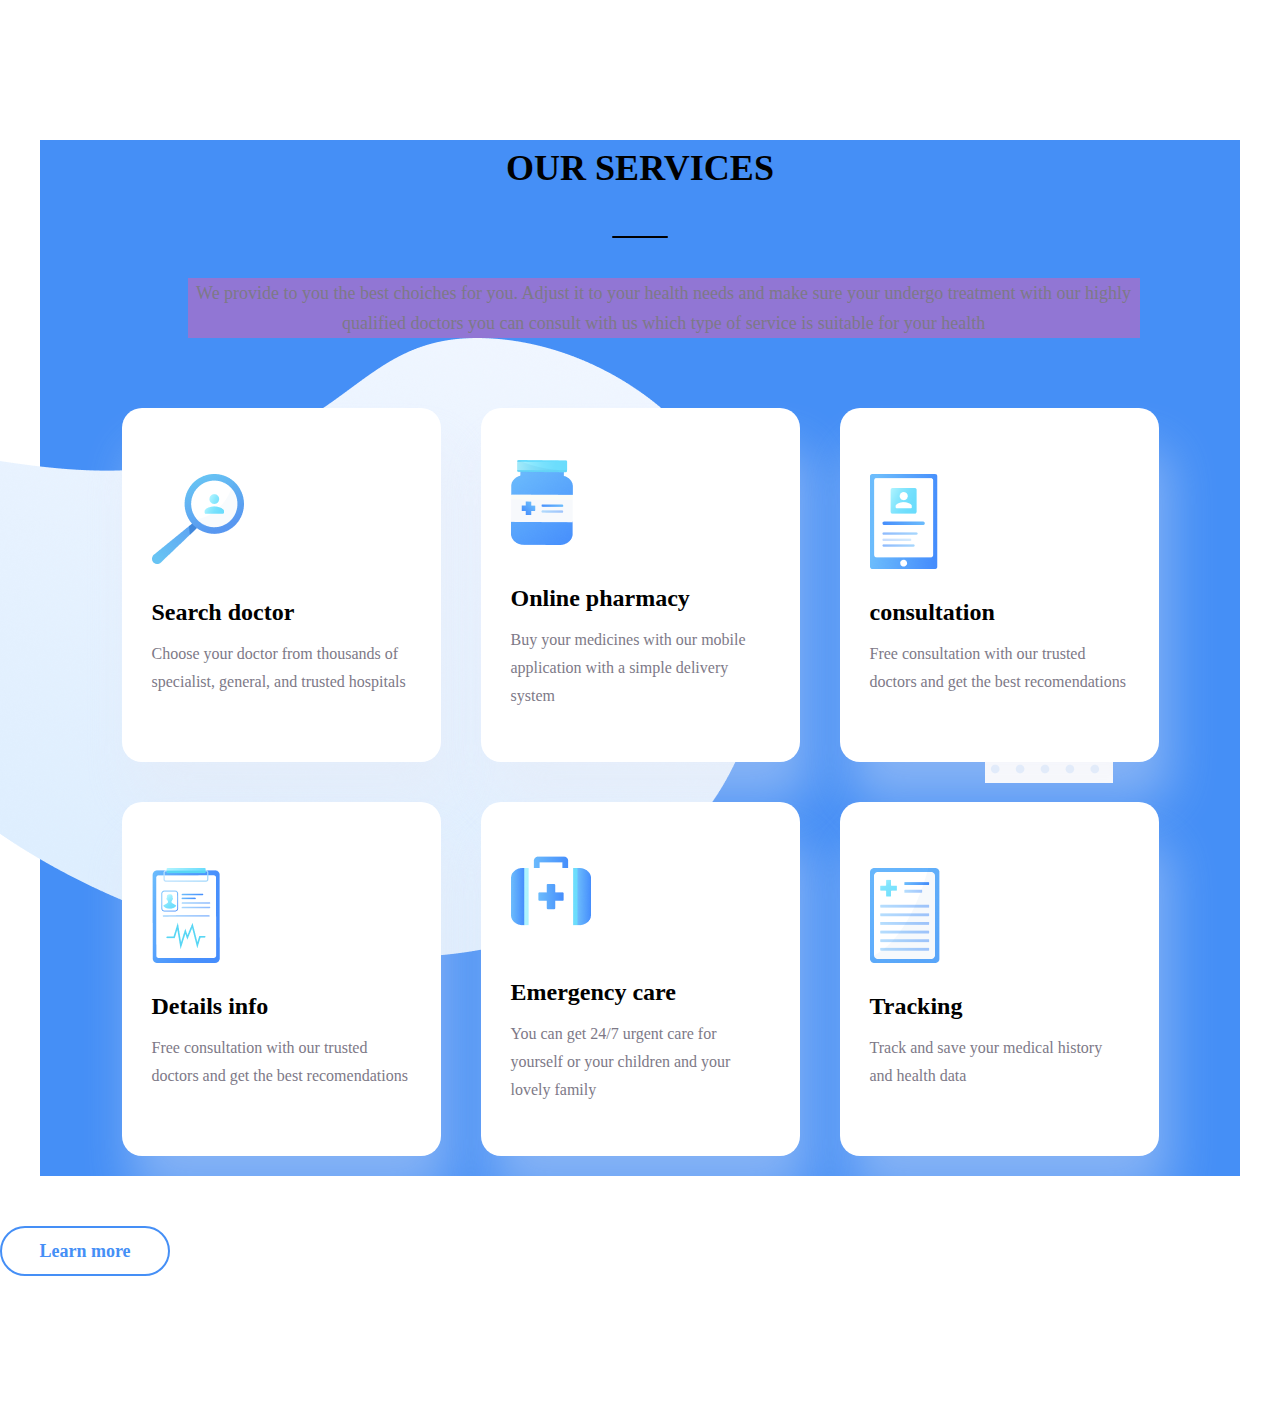
<file: Services/index.html>
<html>
    <head>
        <link rel="stylesheet" href="style.css">
        <title>Services page</title>
    </head>
    <body>
      <!-- Services -->
    <section id="services">
        <div class="l-service">
            <h1 class="title">Our services</h1>
            <div class="border"></div>
            <div class="c-text">
                <p>We provide to you the best choiches for you. Adjust it to your health needs 
                and make sure your undergo treatment with our highly qualified doctors 
                you can consult with us which type of service is suitable for your health</p>
            </div>
            
            <div class="bg-element">
                <img src="asset for contest/Vector1.png" alt="">
            </div>
            
            <div class="element">
                <img src="asset for contest/Screen Shot 2020-12-09 at 15.40.54.png" alt="">
            </div>
            
            <div class="box-container">
            
                <!-- 1 -->
                <div class="box">
                    
                        <div class="img">
                            <img src="asset for contest/Frame.png" alt="">
                        </div>
                        <div class="box-title">Search doctor</div>
                        <div class="box-text">Choose your doctor from thousands of specialist, general, and trusted hospitals</div>
                    
                </div>
                <!-- 2 -->
                <div class="box">
                    
                        <div class="img">
                            <img src="asset for contest/Group.png" alt="">
                        </div>
                        <div class="box-title">Online pharmacy</div>
                        <div class="box-text">Buy your medicines with our mobile application with a simple delivery system</div>
                    
                </div>
                <!-- 3 -->
                <div class="box">
                   
                        <div class="img">
                            <img src="asset for contest/Frame (1).png" alt="">
                        </div>
                        <div class="box-title">consultation</div>
                        <div class="box-text">Free consultation with our trusted doctors and get the best recomendations</div>
                    
                </div>
                <!-- 4 -->
                <div class="box">
                   
                        <div class="img">
                            <img src="asset for contest/Frame (3).png" alt="">
                        </div>
                        <div class="box-title">Details info</div>
                        <div class="box-text">Free consultation with our trusted doctors and get the best recomendations</div>
            
                </div>
                <!-- 5 -->
                <div class="box">
          
                        <div class="img">
                            <img src="asset for contest/Frame (2).png" alt="">
                        </div>
                        <div class="box-title">Emergency care</div>
                        <div class="box-text">You can get 24/7 urgent care for yourself or your children and your lovely family</div>
  
                </div>
                <!-- 6 -->
                <div class="box">
           
                        <div class="img">
                            <img src="asset for contest/Group (2).png" alt="">
                        </div>
                        <div class="box-title">Tracking</div>
                        <div class="box-text">Track and save your medical history and health data</div>
        
                </div>
            </div>
        </div>
        <div class="c_btn">
            <a href="#" >Learn more</a>
        </div>
            
        </div>
    </section>

        
    </body> 
</html>
</file>
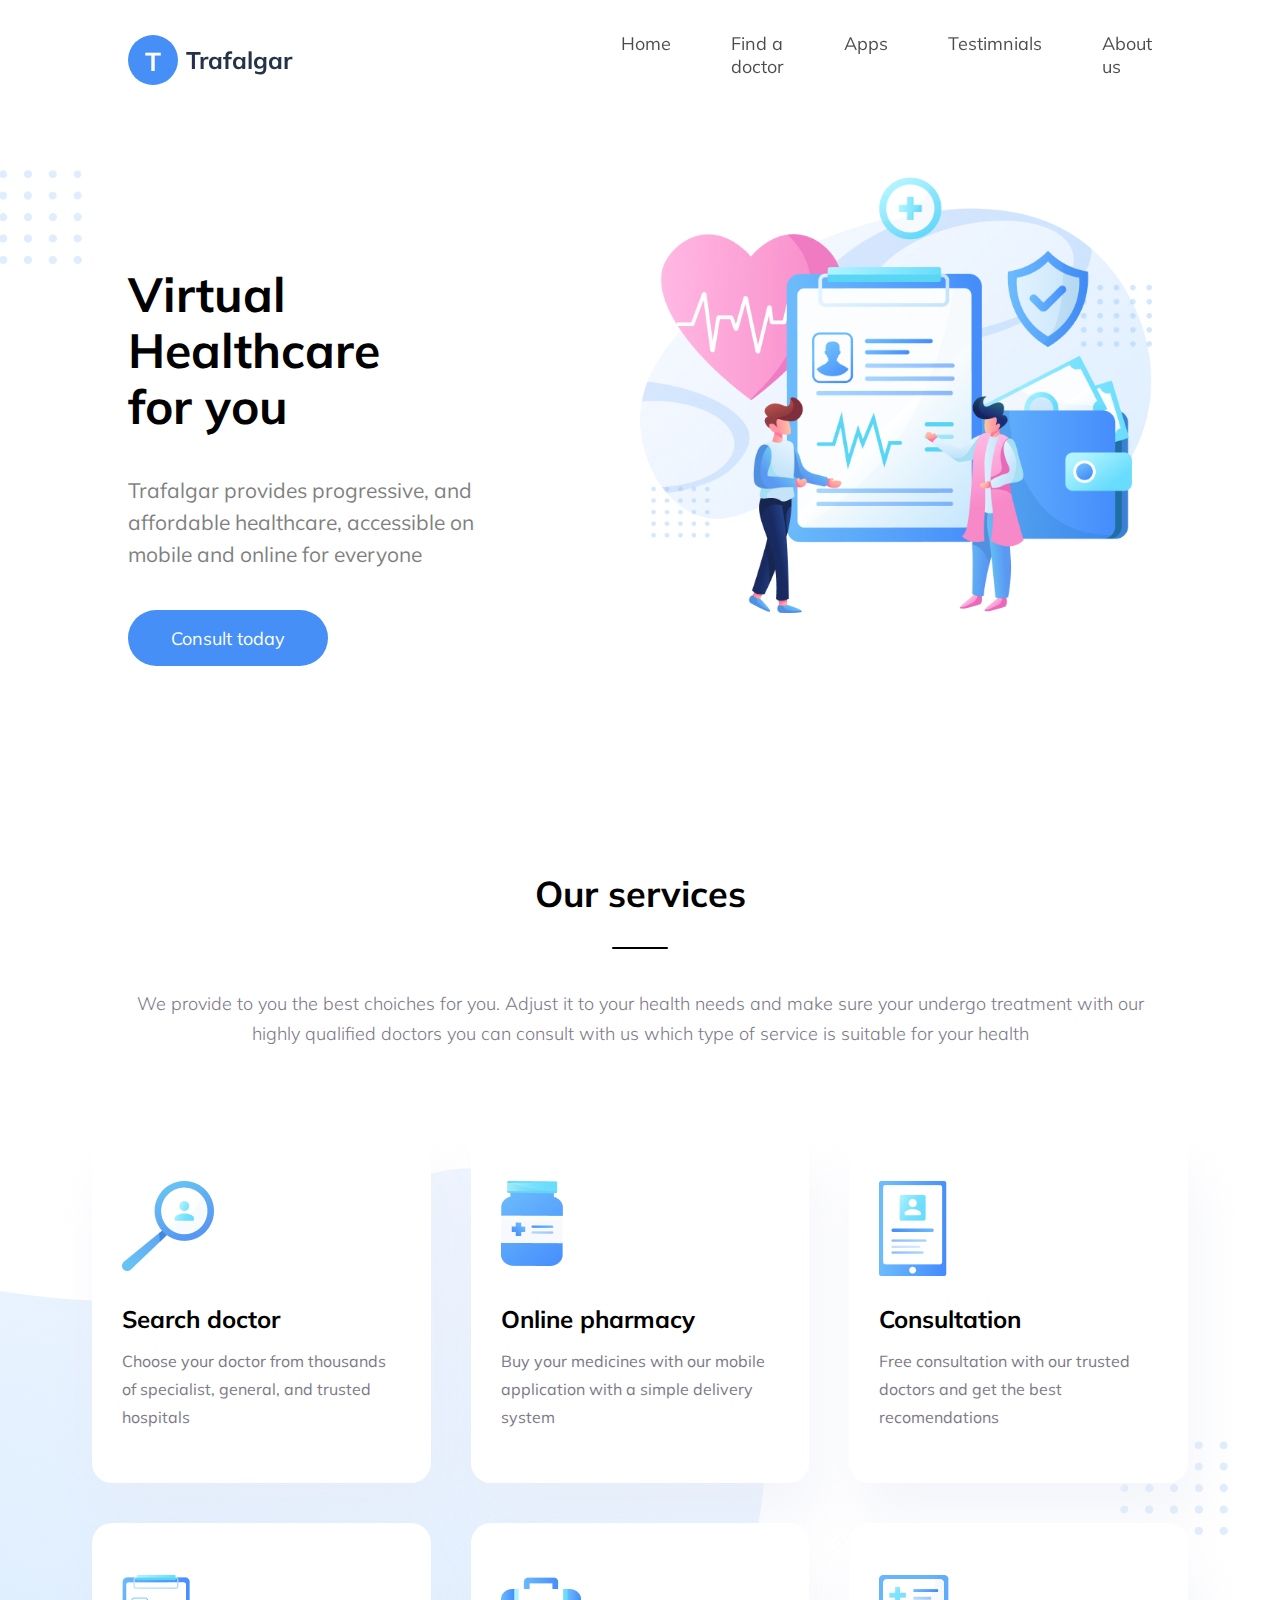
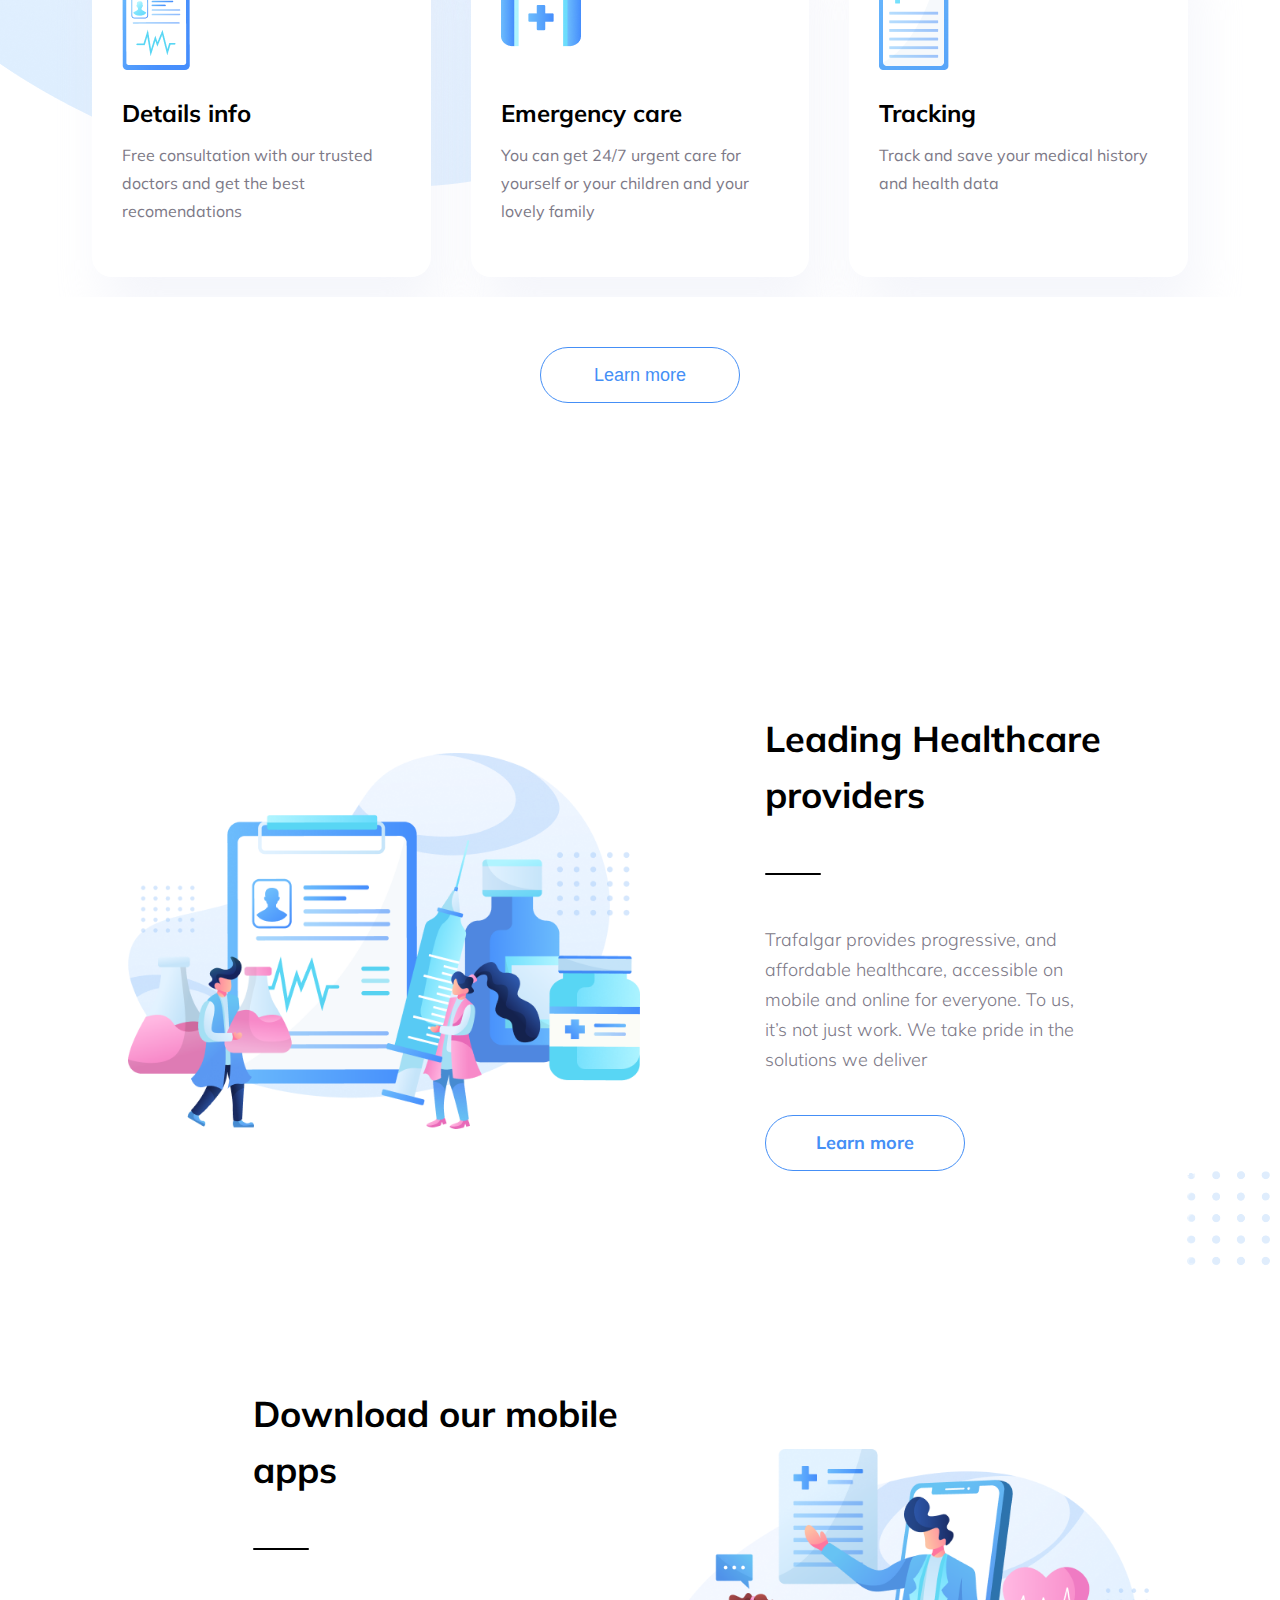
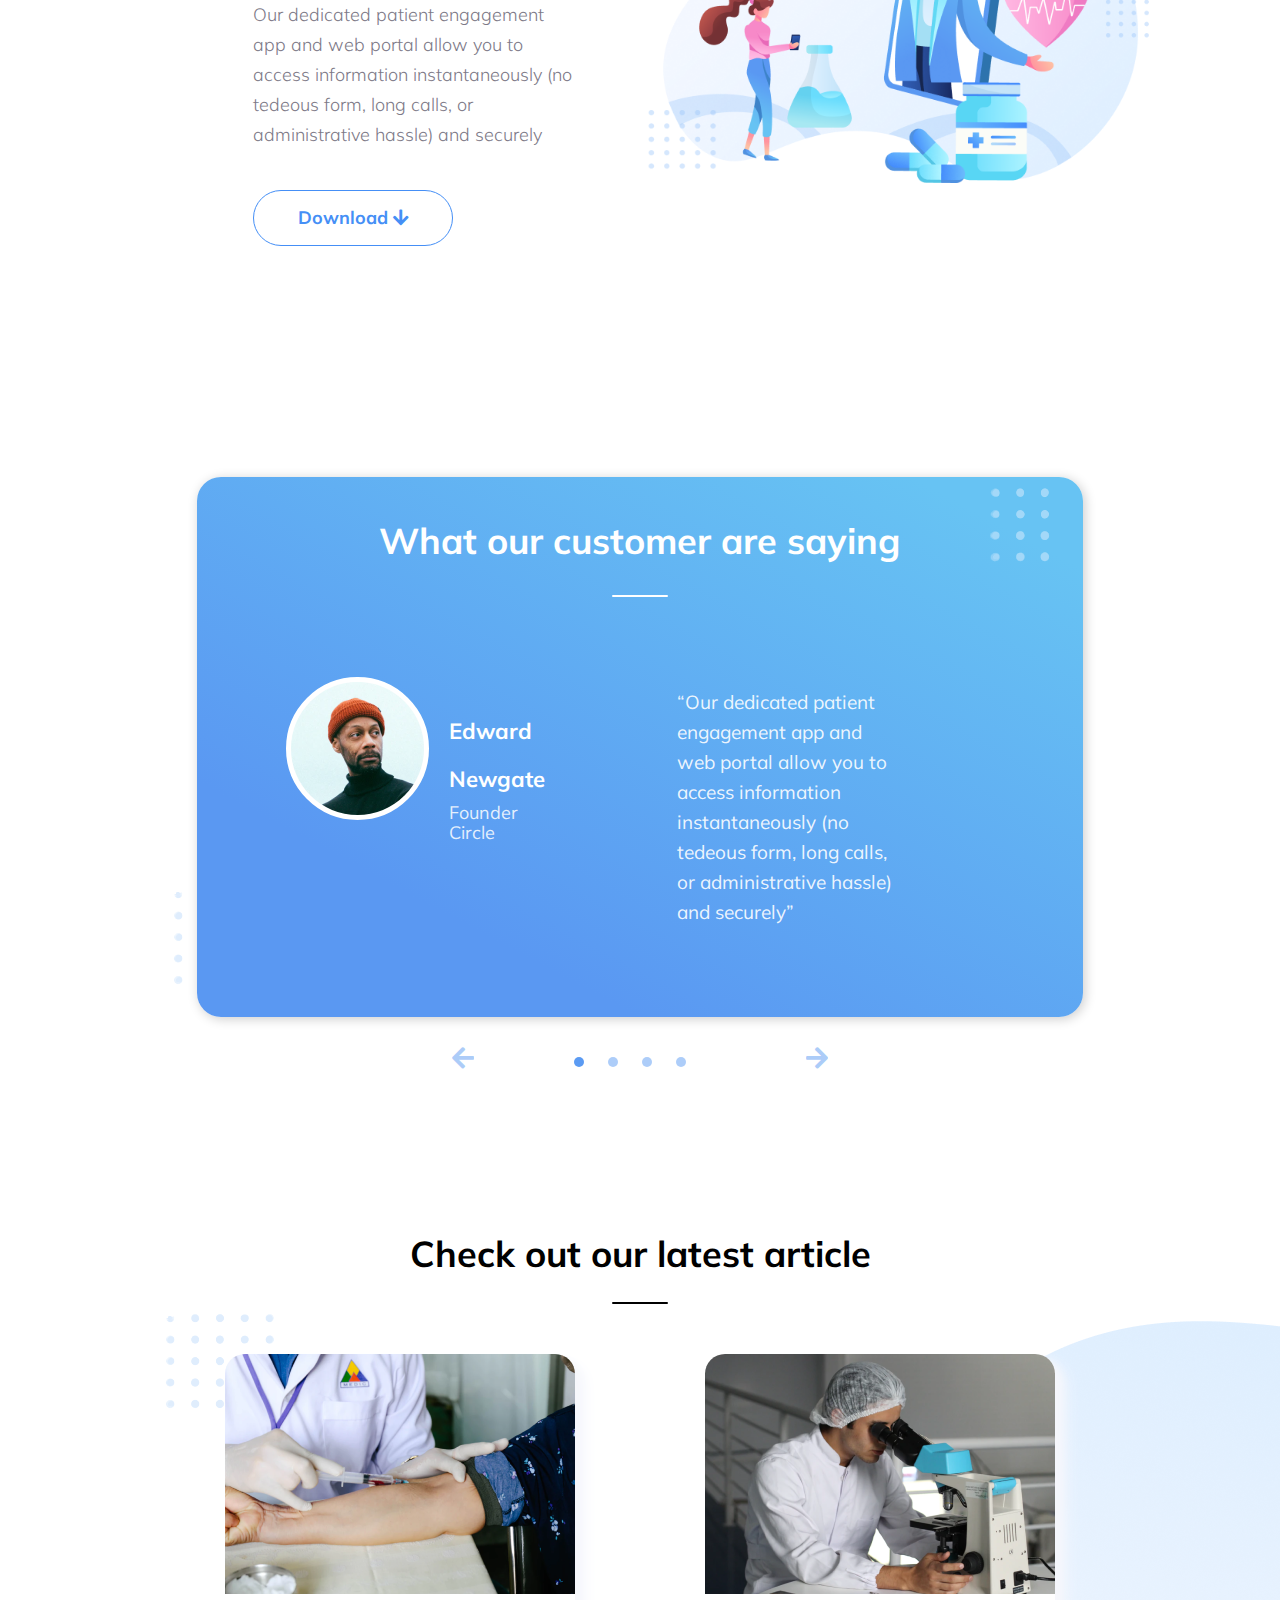
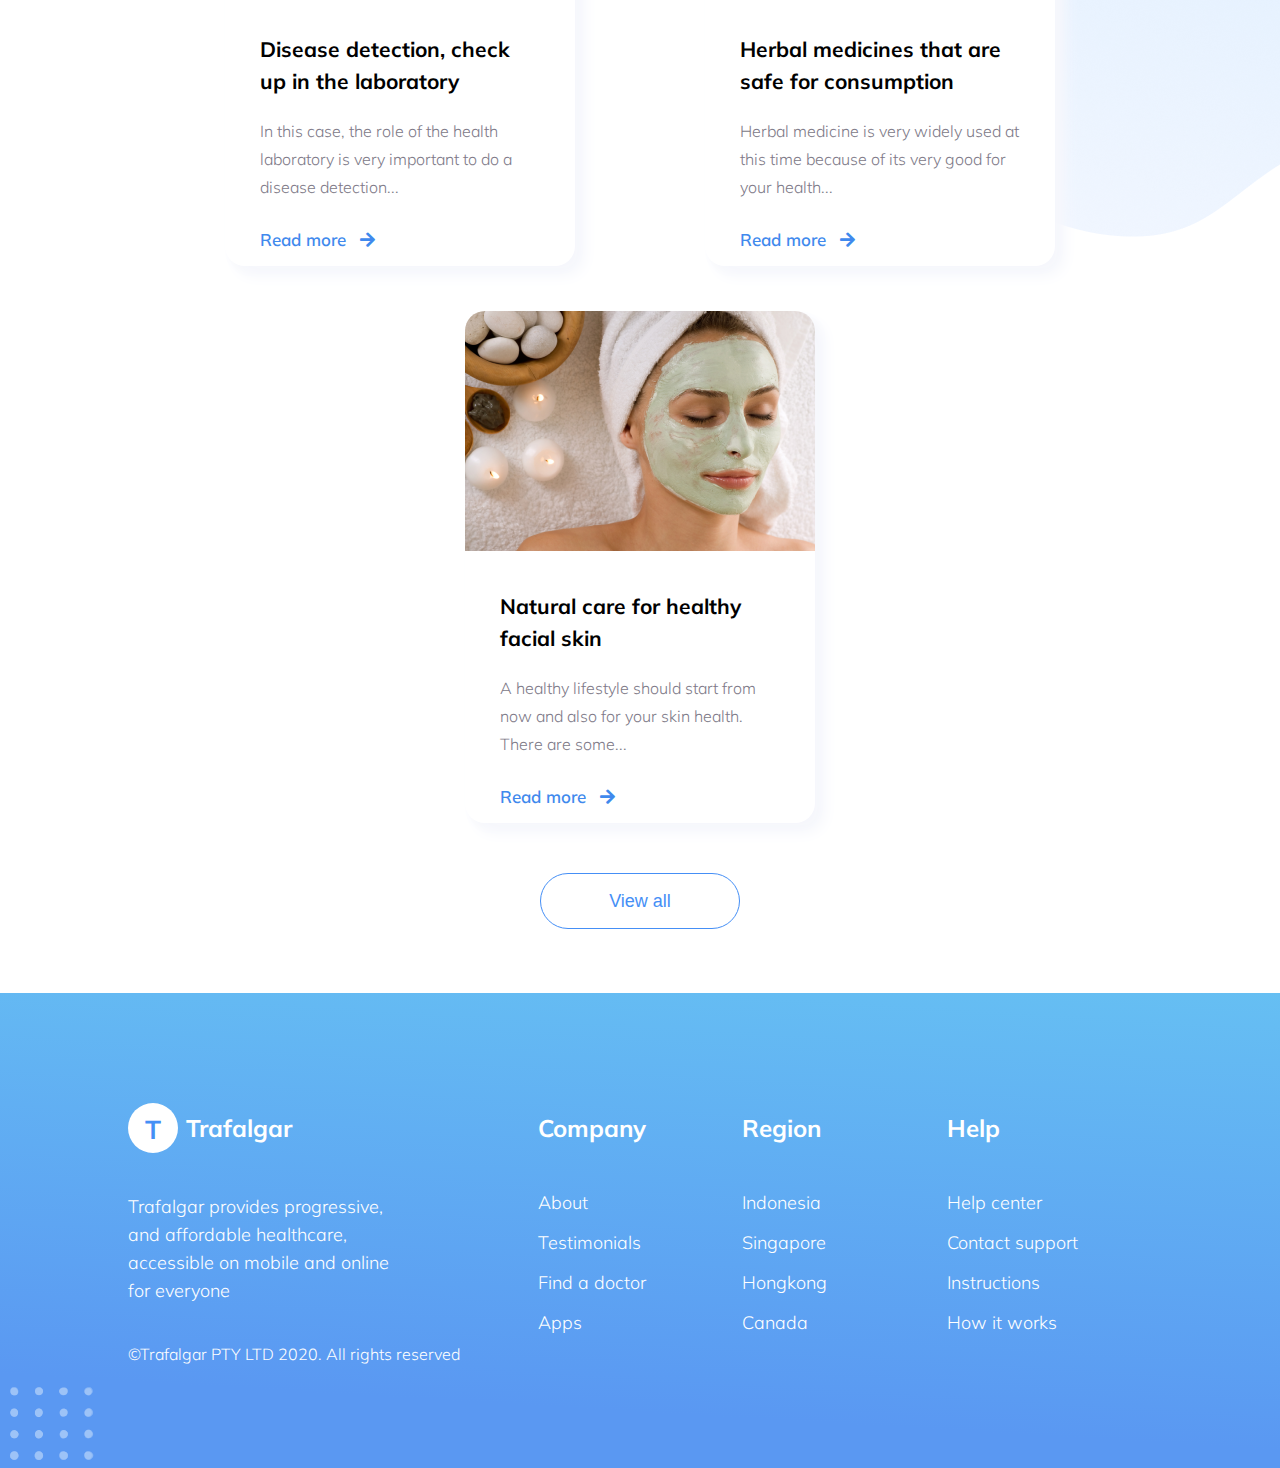
<file: Contest/Trafalgar.html>
<!DOCTYPE html>
<html lang="en">

<head>
    <meta charset="UTF-8">
    <meta name="viewport" content="width=device-width, initial-scale=1.0">
    <title>Document</title>
    <link rel="stylesheet" href="Trafalgar.css">
    <link rel="stylesheet" href="fontAwesome/css/all.min.css">
    <link rel="preconnect" href="https://fonts.gstatic.com">
    <link href="https://fonts.googleapis.com/css2?family=Mulish&display=swap" rel="stylesheet">
</head>

<body>

    <!------------------------------------SECTION 1: Header--------------------------------------->

    <header>
        <nav class="l_navbar" id="l_navar">
            <div class="l_max__width">
                <div class="l_logo">
                    <div class="c_logo_box">
                        <p>T</p>
                    </div>
                    <h1>Trafalgar</h1>
                </div>
                <div class="l_menu">
                    <ul class="l_menu__list">
                        <div class="c_icon cancel__btn "><i class="far fa-times-circle"></i></div>
                        <li><a href="#">Home</a></li>
                        <li><a href="#">Find a doctor</a></li>
                        <li><a href="#">Apps</a></li>
                        <li><a href="#">Testimnials</a></li>
                        <li><a href="#">About us</a></li>
                    </ul>
                    <div class="c_icon menu__btn "><i class="fas fa-bars"></i></div>
                </div>
            </div>
        </nav>
    </header>

    <!-------------------------------------------Main Content--------------------------------------->

    <Main>

        <!--------------------------------SECTION 2: Home Content----------------------------------->

        <section class="l_home" id="l_home">
            <div class="c_dot1"><img src="asset for contest/Screen_Shot_2020-12-09_at_15.40.54-removebg-preview (1).png"
                    alt=""></div>
            <div class="l_max__width">
                <div class="l_home__content">
                    <div class="c_text1">
                        <p>Virtual Healthcare for you</p>
                    </div>
                    <div class="c_text2">
                        <p>Trafalgar provides progressive, and affordable
                            healthcare, accessible on mobile and online
                            for everyone</p>
                    </div>
                    <div class="c_btn1"><a href="#" target="_blank">Consult today</a></div>
                </div>
                <div class="l_home__image">
                    <img src="asset for contest/trafalgar-header illustration 1.png" alt="">
                </div>
            </div>
        </section>

        <!-----------------------------------SECTION 3: Our Services--------------------------------->

         <section id="l_services">
            <div class="l_bg__element">
                <img src="asset for contest/Vector1.png" alt="">
            </div>
            <div class="l_service">
                <h1 class="c_title">Our services</h1>
                <p id="c_rectangle14"></p>
                <div class="c_text">
                    <p>We provide to you the best choiches for you. Adjust it to your health needs
                        and make sure your undergo treatment with our highly qualified doctors
                        you can consult with us which type of service is suitable for your health</p>
                </div>
                <div class="c_dot2">
                    <img src="asset for contest/Screen_Shot_2020-12-09_at_15.40.54-removebg-preview (1).png" alt="">
                </div>
                <div class="l_box__container">

                   <!-- 1 --> 

                    <div class="l_box">
                        <div class="c_img">
                            <img src="asset for contest/Frame.png" alt="">
                        </div>
                        <div class="c_box__title">Search doctor</div>
                        <div class="c_box__text">Choose your doctor from thousands of specialist, general, and trusted
                            hospitals
                        </div>
                    </div>

                   <!-- 2 --> 

                    <div class="l_box">

                        <div class="c_img">
                            <img src="asset for contest/Group.png" alt="">
                        </div>
                        <div class="c_box__title">Online pharmacy</div>
                        <div class="c_box__text">Buy your medicines with our mobile application with a simple delivery
                            system
                        </div>
                    </div>

                    <!-- 3 --> 

                    <div class="l_box">
                        <div class="c_img">
                            <img src="asset for contest/Frame (1).png" alt="">
                        </div>
                        <div class="c_box__title">Consultation</div>
                        <div class="c_box__text">Free consultation with our trusted doctors and get the best
                            recomendations</div>
                    </div>

                   <!-- 4 --> 

                    <div class="l_box">
                        <div class="c_img">
                            <img src="asset for contest/Frame (3).png" alt="">
                        </div>
                        <div class="c_box__title">Details info</div>
                        <div class="c_box__text">Free consultation with our trusted doctors and get the best
                            recomendations</div>
                    </div>

                    <!-- 5 --> 

                    <div class="l_box">
                        <div class="c_img">
                            <img src="asset for contest/Frame (2).png" alt="">
                        </div>
                        <div class="c_box__title">Emergency care</div>
                        <div class="c_box__text">You can get 24/7 urgent care for yourself or your children and your
                            lovely family</div>
                    </div>
                    <div class="l_box">
                        <div class="c_img">
                            <img src="asset for contest/Group (2).png" alt="">
                        </div>
                        <div class="c_box__title">Tracking</div>
                        <div class="c_box__text">Track and save your medical history and health data<br><br></div>
                    </div>
                </div>
            </div>
            <div class="c_btn">
                <button>Learn more</button>
            </div>
            </div>
        </section> 


        <!----------------------------------SECTION 4: Leading Healthcare providers-------------------------------->

        <section class="l_container3">
            <div class="l_subContainer1">
                <img src="asset for contest\trafalgar-illustration sec02 1.png" alt="LeadingHealthcare">
            </div>
            <div class="l_subContainer2">
                <div class="c_introText">
                    <h1>Leading Healthcare providers</h1>
                    <p id="c_rectangle11"></p>
                    <p>Trafalgar provides progressive, and affordable healthcare,
                        accessible on mobile and online for everyone. To us, it’s
                        not just work. We take pride in the solutions we deliver
                    </p>
                </div>
                <div class="c_cta">
                    <a href="#" target="_blank">Learn more</a>
                </div>
            </div>
            <div class="c_dot3">
                <img src="asset for contest\Screen_Shot_2020-12-09_at_15.40.54-removebg-preview (1).png" alt="vector">
            </div>
        </section>

        <!----------------------------------SECTION 5: Download our mobile apps------------------------------------>

        <section class="l_container3">
            <div class="l_subContainer2">
                <div class="c_introText">
                    <h1>Download our mobile apps</h1>
                    <p id="c_rectangle12"></p>
                    <p>Our dedicated patient engagement app and web portal
                        allow you to access information instantaneously (no
                        tedeous form, long calls, or administrative hassle)
                        and securely
                    </p>
                </div>
                <div class="c_cta">
                    <a href="#" target="_blank">Download <i class="fas fa-arrow-down"></i></a>
                </div>
            </div>

            <div class="l_subContainer1">
                <img src="asset for contest\trafalgar-illustration sec03 1.png" alt="Download Our App">
            </div>
        </section>

        <!------------------------------SECTION 6: What our customer are saying (Slider)----------------------------->

        <section class="l_slider" id="l_slider">
            <div class="l_container">
                <div class="mySlides fade">
                    <div class="l_sub__contianer">
                        <div class="l_title__box">
                            <div class="l_title__cus">
                                <div class="c_title__cus">What our customer are saying</div>
                                <div class="c_border"></div>
                            </div>
                        </div>
                        <div class="l_content__box">
                            <div class="c_image__box">
                                <img src="asset for contest/image 1.png" alt="customer">
                            </div>
                            <div class="c_intro">
                                <h1>Edward Newgate</h1>
                                <p>Founder Circle</p>
                            </div>
                            <div class="c_con__text">
                                “Our dedicated patient engagement app and web portal allow
                                you to access information instantaneously (no tedeous form, long calls, or
                                administrative hassle) and securely”
                            </div>
                        </div>
                    </div>
                    <div class="c_dot4">
                        <img src="asset for contest/Screen_Shot_2020-12-09_at_15.40.54-removebg-preview (2).png" alt="">
                    </div>
                </div>
                <div class="mySlides fade">
                    <div class="l_sub__contianer">
                        <div class="l_title__box">
                            <div class="l_title__cus">
                                <div class="c_title__cus">What our customer are saying</div>
                                <div class="c_border"></div>
                            </div>
                        </div>
                        <div class="l_content__box">
                            <div class="c_image__box">
                                <img src="asset for contest/image 1.png" alt="customer">
                            </div>
                            <div class="c_intro">
                                <h1>Edward Newgate</h1>
                                <p>Founder Circle</p>
                            </div>
                            <div class="c_con__text">
                                “Our dedicated patient engagement app and web portal allow
                                you to access information instantaneously (no tedeous form, long calls, or
                                administrative hassle) and securely”
                            </div>
                        </div>
                    </div>
                    <div class="c_dot4">
                        <img src="asset for contest/Screen_Shot_2020-12-09_at_15.40.54-removebg-preview (2).png" alt="">
                    </div>
                </div>
                <div class="mySlides fade">
                    <div class="l_sub__contianer">
                        <div class="l_title__box">
                            <div class="l_title__cus">
                                <div class="c_title__cus">What our customer are saying</div>
                                <div class="c_border"></div>
                            </div>
                        </div>
                        <div class="l_content__box">
                            <div class="c_image__box">
                                <img src="asset for contest/image 1.png" alt="customer">
                            </div>
                            <div class="c_intro">
                                <h1>Edward Newgate</h1>
                                <p>Founder Circle</p>
                            </div>
                            <div class="c_con__text">
                                “Our dedicated patient engagement app and web portal allow
                                you to access information instantaneously (no tedeous form, long calls, or
                                administrative hassle) and securely”
                            </div>
                        </div>

                    </div>
                    <div class="c_dot4">
                        <img src="asset for contest/Screen_Shot_2020-12-09_at_15.40.54-removebg-preview (2).png" alt="">
                    </div>
                </div>
                <div class="mySlides fade">
                    <div class="l_sub__contianer">
                        <div class="l_title__box">
                            <div class="l_title__cus">
                                <div class="c_title__cus">What our customer are saying</div>
                                <div class="c_border"></div>
                            </div>
                        </div>
                        <div class="l_content__box">
                            <div class="c_image__box">
                                <img src="asset for contest/image 1.png" alt="customer">
                            </div>
                            <div class="c_intro">
                                <h1>Edward Newgate</h1>
                                <p>Founder Circle</p>
                            </div>
                            <div class="c_con__text">
                                “Our dedicated patient engagement app and web portal allow
                                you to access information instantaneously (no tedeous form, long calls, or
                                administrative hassle) and securely”
                            </div>
                        </div>

                    </div>
                    <div class="c_dot4">
                        <img src="asset for contest/Screen_Shot_2020-12-09_at_15.40.54-removebg-preview (2).png" alt="">
                    </div>
                </div>
                <div class="c_dot5">
                    <img src="asset for contest/Screen_Shot_2020-12-09_at_15.40.54-removebg-preview (1).png" alt="">
                </div>
                <div class="l_dot4">
                    <a class="c_prev" onclick="plusSlides(-1)"><i class="fas fa-arrow-left"></i></a>
                    <div style="text-align:center">
                        <span class="c_dot" onclick="currentSlide(1)"></span>
                        <span class="c_dot" onclick="currentSlide(2)"></span>
                        <span class="c_dot" onclick="currentSlide(3)"></span>
                        <span class="c_dot" onclick="currentSlide(4)"></span>
                    </div>
                    <a class="c_next" onclick="plusSlides(1)"><i class="fas fa-arrow-right"></i></a>
                </div>
            </div>
        </section>

        <!------------------------------SECTION 7: Check out our latest article----------------------------->

        <section class="l_container6">
            <div class="l_subContainer61">
                <h1>Check out our latest article</h1>
                <p id="c_rectangle13"></p>
            </div>
            <div class="l_subContainer62">
                <div class="c_box1">
                    <div class="c_inside__box1">
                        <img src="asset for contest\image 2.png" alt="bloodTest">
                        <div class="c_content__1">
                            <h1>Disease detection, check up in the laboratory</h1>
                            <p>In this case, the role of the health laboratory is very important to do a disease
                                detection...</p>
                            <a href="#">Read more <i class="fas fa-arrow-right"></i></a>
                        </div>
                    </div>
                </div>
                <div class="c_box__responsive1">
                    <div class="c_box1">
                        <div class="c_inside__box1">
                            <img src="asset for contest\image 2-1.png" alt="Lab">
                            <div class="c_content__1">
                                <h1>Herbal medicines that are safe for consumption</h1>
                                <p>Herbal medicine is very widely used at this time because of its very good for
                                    your
                                    health...</p>
                                <a href="#">Read more <i class="fas fa-arrow-right"></i></a>
                            </div>
                        </div>
                    </div>
                </div>
                <div class="c_box__responsive">
                    <div class="c_box1">
                        <div class="c_inside__box1">
                            <img src="asset for contest\image 3.png" alt="Beauty">
                            <div class="c_content__1">
                                <h1>Natural care for healthy facial skin</h1>
                                <p>A healthy lifestyle should start from now and also for your skin health.
                                    There are
                                    some...</p>
                                <a href="#">Read more <i class="fas fa-arrow-right"></i></a>
                            </div>
                        </div>
                    </div>
                </div>
            </div>
            <div class="c_btn">
                <button>View all</button>
            </div>
            <div class="c_dot6">
                <img src="asset for contest\Screen_Shot_2020-12-09_at_15.40.54-removebg-preview (1).png" alt="vector">
            </div>
            <div class="c_vector">
                <img src="asset for contest\Vector.png" alt="vector">
            </div>
            <div class="c_dot7">
                <img src="asset for contest/Screen_Shot_2020-12-09_at_15.40.54-removebg-preview (1).png" alt="dot">
            </div>
        </section>
    </Main>

    <!------------------------------------------SECTION 8: Footer--------------------------------------->

    <footer>
        <section class="l_footer" id="l_footer">
            <div class="l_max__width">
                <div class="l_footer1">
                    <div class="l_logo">
                        <div class="c_logo_box">
                            <p>T</p>
                        </div>
                        <h1 href="#">Trafalgar</h1>
                    </div>

                    <div class="c_text2">
                        <p>Trafalgar provides progressive, and affordable healthcare, accessible on mobile and online
                            for everyone</p>
                    </div>
                    <div class="c_text3">
                        <p><a href="#">&copy;Trafalgar </a>PTY LTD 2020. All rights reserved</p>
                    </div>
                </div>
                <div class="l_footer1">
                    <div class="c_text1">
                        <p>Company</p>
                    </div>
                    <div class="c_text2">
                        <ul>
                            <li><a href="#">About</a></li>
                            <li><a href="#">Testimonials</a></li>
                            <li><a href="#">Find a doctor</a></li>
                            <li><a href="#">Apps</a></li>
                        </ul>
                    </div>
                </div>
                <div class="l_footer1">
                    <div class="c_text1">
                        <p>Region</p>
                    </div>
                    <div class="c_text2">
                        <ul>
                            <li><a href="#">Indonesia</a></li>
                            <li><a href="#">Singapore</a></li>
                            <li><a href="#">Hongkong</a></li>
                            <li><a href="#">Canada</a></li>
                        </ul>
                    </div>
                </div>
                <div class="l_footer1">
                    <div class="c_text1">
                        <p>Help</p>
                    </div>
                    <div class="c_text2">
                        <ul>
                            <li><a href="#">Help center</a></li>
                            <li><a href="#">Contact support</a></li>
                            <li><a href="#">Instructions</a></li>
                            <li><a href="#">How it works</a></li>
                        </ul>
                    </div>
                </div>
            </div>
            <div class="c_dot8">
                <img src="asset for contest/Screen_Shot_2020-12-09_at_15.40.54-removebg-preview (3).png" alt="">
            </div>
        </section>
    </footer>
    <script src="Script.js"></script>
</body>

</html>
</file>
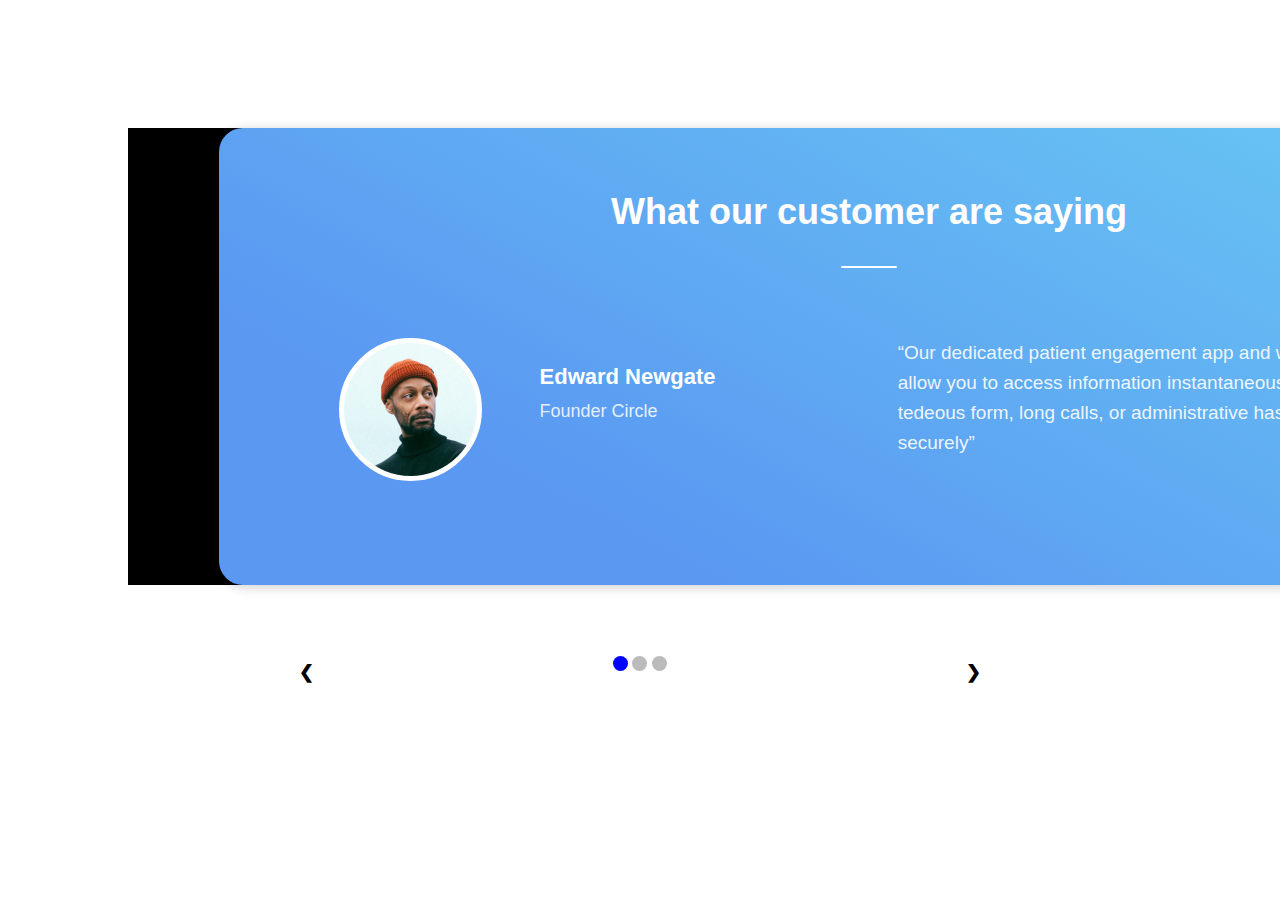
<file: slider/slider.html>
<!DOCTYPE html>
<html>
<head>
<meta name="viewport" content="width=device-width, initial-scale=1">
<style>
* {box-sizing: border-box}
body {font-family: Verdana, sans-serif; margin:0}

.prev, .next {
  cursor: pointer;
  width: auto;
  padding: 16px;
  color: black;
  font-weight: bold;
  font-size: 18px;
  transition: 0.6s ease;
  border-radius: 0 3px 3px 0;
  margin: auto;
}
.next {
  margin-top: 0;
  border-radius: 3px 0 0 3px;
}

.prev:hover, .next:hover {
  background-color: rgba(0, 0, 0, 0.8);
}
.dot {
  margin-top: 20%;
  cursor: pointer;
  height: 15px;
  width: 15px;
  background-color: #bbb;
  border-radius: 50%;
  display: inline-block;
  transition: background-color 0.6s ease;
 
}
.active, .dot:hover {
  background-color: blue;
}


.fade {
  animation-name: fade;
  animation-duration: 1.5s;
  animation-name: fade;
  animation-duration: 1.5s;
}

@keyframes fade {
  from {opacity: .4} 
  to {opacity: 1}
}



@media only screen and (max-width: 300px) {
  .prev, .next,.text {font-size: 11px}
}

/* Container5 */
.l_container5{
  width: 80%;
  align-items: center;
  margin: auto;
  margin-bottom: 60px;
  height: auto;
  display: flex;
  margin-top: 10%;
  background-color: black;
}
.l_slider{
  margin-left: 7%;
  padding: 60px 20px;
  width: 1300px;
  height: auto;
  border-radius:24px;
  box-shadow:2px 2px 12px rgba(0,0,0,0.2);
  background: linear-gradient(208.18deg, #67C3F3 9.05%, #5A98F2 76.74%);
  border-radius: 24px;
  display: flex;
  flex-direction: column;
  
}
.c_title__box{
    width: 100%;
    display: flex;
    flex-direction: column;
    padding: 0 80px;

}
.c_title__cus{
  font-size: 36px;
  text-align: center;
  line-height: 48px;
  font-weight: 700;
  color: #FFFFFF;
}
.c_border{
  background: #FFFFFF;
  border-radius: 6px;
  width: 56px;
  height: 2px;
  text-align: center;
  margin: 30px auto;
}
.c_content__box{
  display: flex;
  flex-wrap: wrap;
  flex-direction: row;
  padding: 40px 100px;
}
@media screen and (max-width: 1024px){
    .c_content__box{
        flex-direction: column;
        align-items: center;
    }
    .c_name h1, p, .c_con__text{
        text-align: center;
    }
    .c_content__box{
        padding: 40px 0;
    }
    .c_title__box{
        width: 100%;
        padding: 0;
    }
    .l_slider{
        padding: 0;
    }
}
.c_content__box .image{
    flex: 1.4;
    
}
.c_content__box .image img{
  border-radius: 50%;
  border: 5px solid #FFFFFF;
  background: white;                    
}
.c_name{
    flex: 2.5;
    margin-top: 0;
}
.c_name h1{
  font-style: normal;
  font-weight: bold;
  font-size: 22px;
  line-height: 48px;
  color: #FFFFFF;
  mix-blend-mode: normal;
  width: 100%;
  height: 35px;
}
.c_name p{
  font-style: normal;
  font-weight: normal;
  font-size: 18px;
  line-height: 10px;
  width: 100%;
  height: 100%;
  color: rgba(255, 255, 255, 0.85);

}
.c_con__text{

  flex: 3.5;  
  font-style: normal;
  font-weight: 400;
  font-size: 19px;
  line-height: 30px;
  color: rgba(255, 255, 255, 0.9);
  mix-blend-mode: normal;
  width: 420px;
  height: auto;

}
.dot3{
    display: flex;
}


</style>
</head>
<body>

<!--<div class="slideshow-container">

<div class="mySlides fade">
  <div class="numbertext">1 / 3</div>
  <img src="img_nature_wide.jpg" style="width:100%">
  <div class="text">Caption Text</div>
</div>

<div class="mySlides fade">
  <div class="numbertext">2 / 3</div>
  <img src="img_snow_wide.jpg" style="width:100%">
  <div class="text">Caption Two</div>
</div>

<div class="mySlides fade">
  <div class="numbertext">3 / 3</div>
  <img src="img_mountains_wide.jpg" style="width:100%">
  <div class="text">Caption Three</div>
</div>

<a class="prev" onclick="plusSlides(-1)">&#10094;</a>
<a class="next" onclick="plusSlides(1)">&#10095;</a>

</div>
<br>

<div style="text-align:center">
  <span class="dot" onclick="currentSlide(1)"></span> 
  <span class="dot" onclick="currentSlide(2)"></span> 
  <span class="dot" onclick="currentSlide(3)"></span> 
</div>-->

<section class="l_container5">
    <div class="slideshow-container">
        <div class="mySlides fade">
            <div class="l_slider">
                <div class="c_title__box">
                    <div class="c_title__cus">What our customer are saying</div>
                    <div class="c_border"></div>
                </div>
                <div class="c_content__box">
                    <div class="image">
                        <img src="image 1.png" alt="customer">
                    </div>
                    <div class="c_name">
                        <h1>Edward Newgate</h1>
                        <p>Founder Circle</p>
                    </div>
                    <div class="c_con__text">
                    “Our dedicated patient engagement app and web portal allow 
                    you to access information instantaneously (no tedeous form, long calls, or administrative hassle) and securely”
                    </div>
                </div>
            </div>
        </div>
        <div class="mySlides fade">
            <div class="numbertext">2 / 3</div>
            <img src="img_snow_wide.jpg" style="width:100%">
            <div class="text">Caption Two</div>
          </div>
          
        <div class="mySlides fade">
            <div class="l_slider">
                <div class="c_title__box">
                    <div class="c_title__cus">What our customer are saying</div>
                    <div class="c_border"></div>
                </div>
                <div class="c_content__box">
                    <div class="image">
                        <img src="image 1.png" alt="customer">
                    </div>
                    <div class="c_name">
                        <h1>Edward Newgate</h1>
                        <p>Founder Circle</p>
                    </div>
                    <div class="c_con__text">
                    “Our dedicated patient engagement app and web portal allow 
                    you to access information instantaneously (no tedeous form, long calls, or administrative hassle) and securely”
                    </div>
                </div>
            </div>
        </div>
        

        

    </div>
    <br>
</section>
<div class="dot3">
    <a class="prev" onclick="plusSlides(-1)">&#10094;</a>
    <div style="text-align:center">
        <span class="dot" onclick="currentSlide(1)"></span> 
        <span class="dot" onclick="currentSlide(2)"></span> 
        <span class="dot" onclick="currentSlide(3)"></span> 
    </div>
    <a class="next" onclick="plusSlides(1)">&#10095;</a>
</div>
<script>
var slideIndex = 1;
showSlides(slideIndex);

function plusSlides(n) {
  showSlides(slideIndex += n);
}

function currentSlide(n) {
  showSlides(slideIndex = n);
}

function showSlides(n) {
  var i;
  var slides = document.getElementsByClassName("mySlides");
  var dots = document.getElementsByClassName("dot");
  if (n > slides.length) {slideIndex = 1}    
  if (n < 1) {slideIndex = slides.length}
  for (i = 0; i < slides.length; i++) {
      slides[i].style.display = "none";  
  }
  for (i = 0; i < dots.length; i++) {
      dots[i].className = dots[i].className.replace(" active", "");
  }
  slides[slideIndex-1].style.display = "block";  
  dots[slideIndex-1].className += " active";
}
</script>

</body>
</html>
</file>
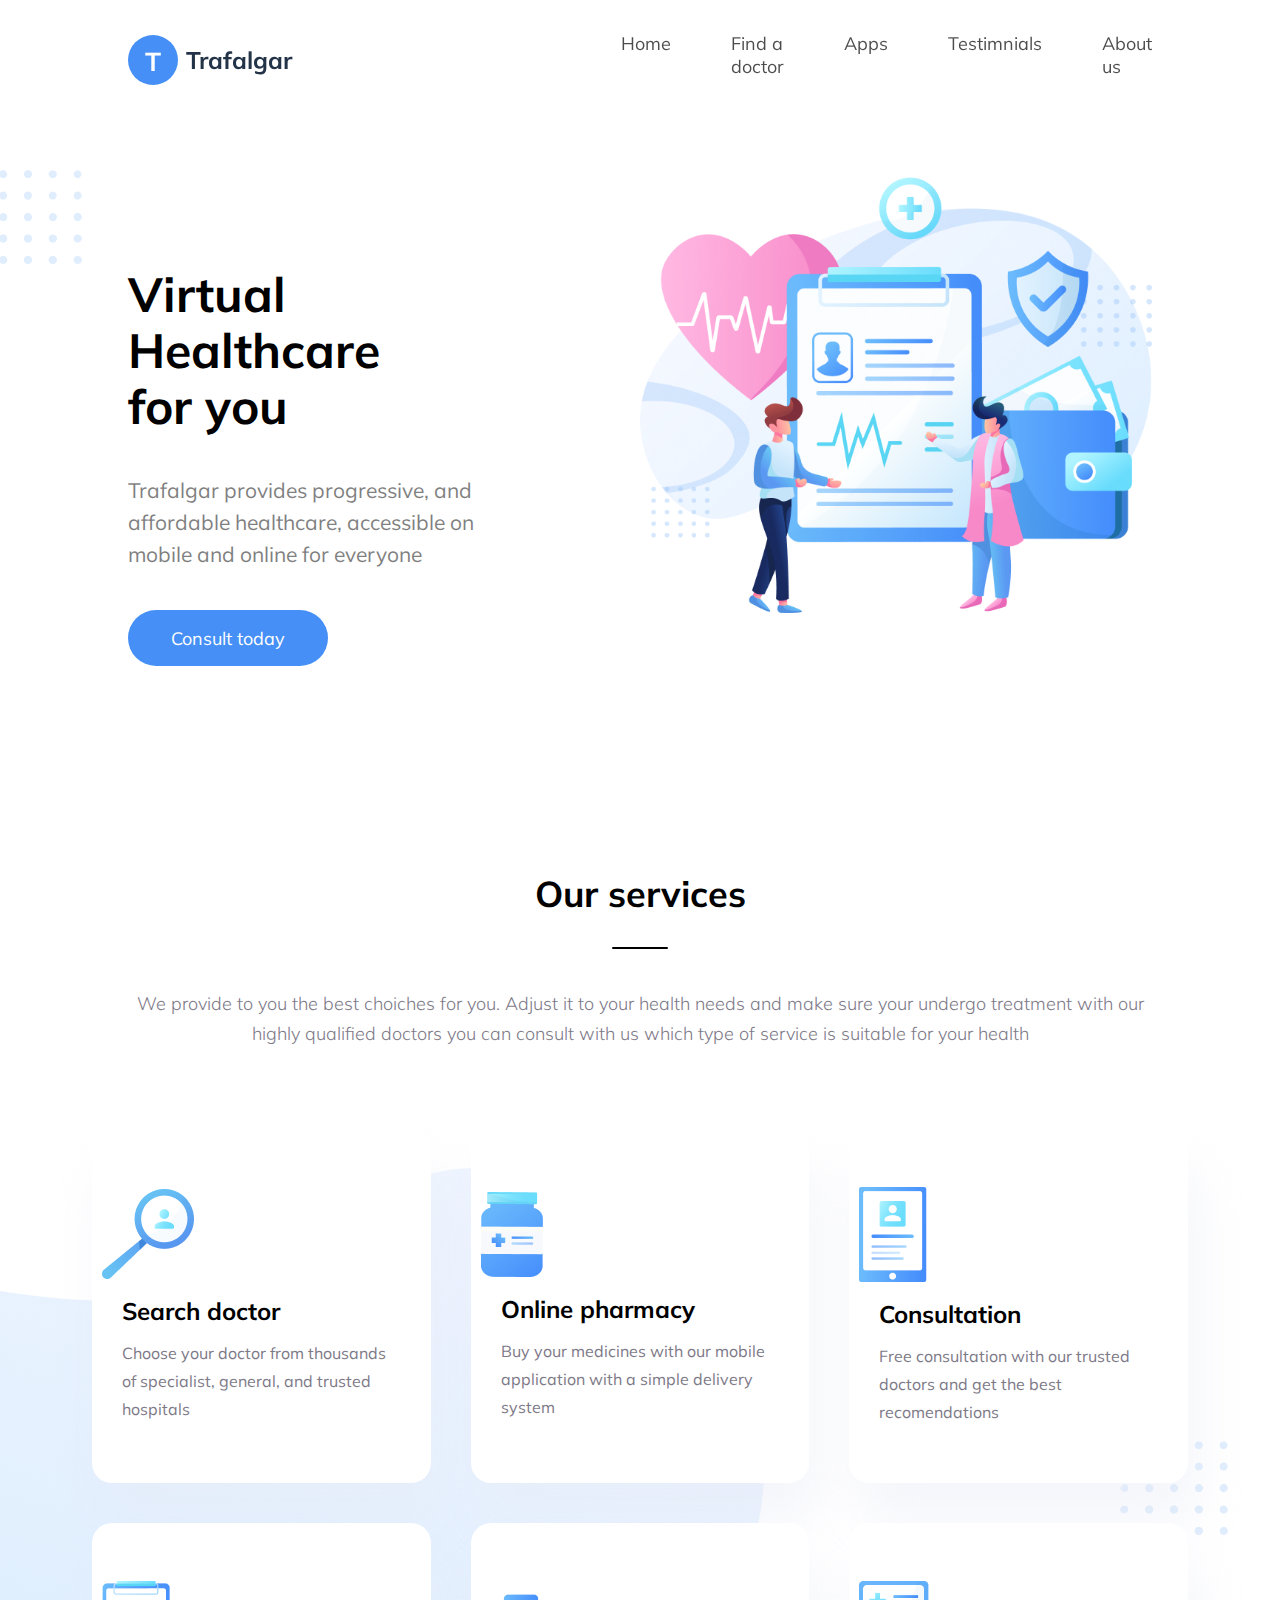
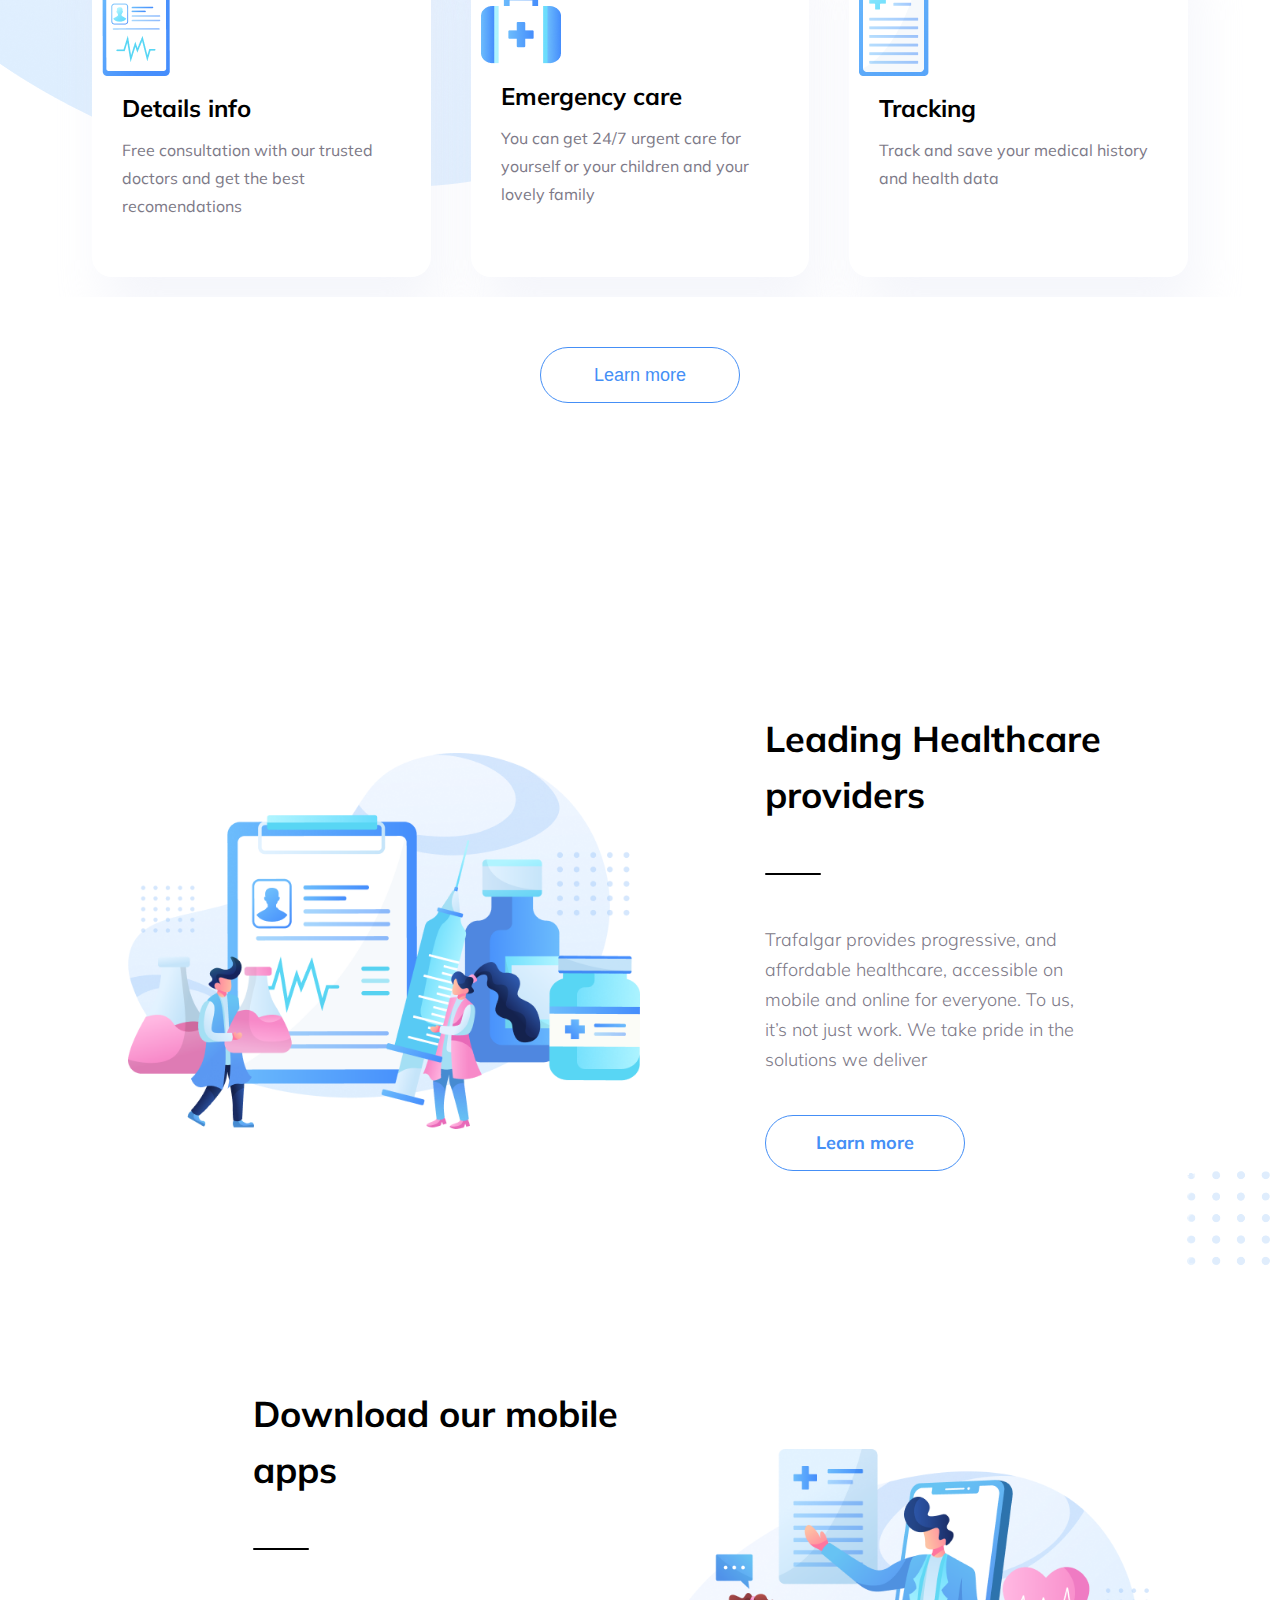
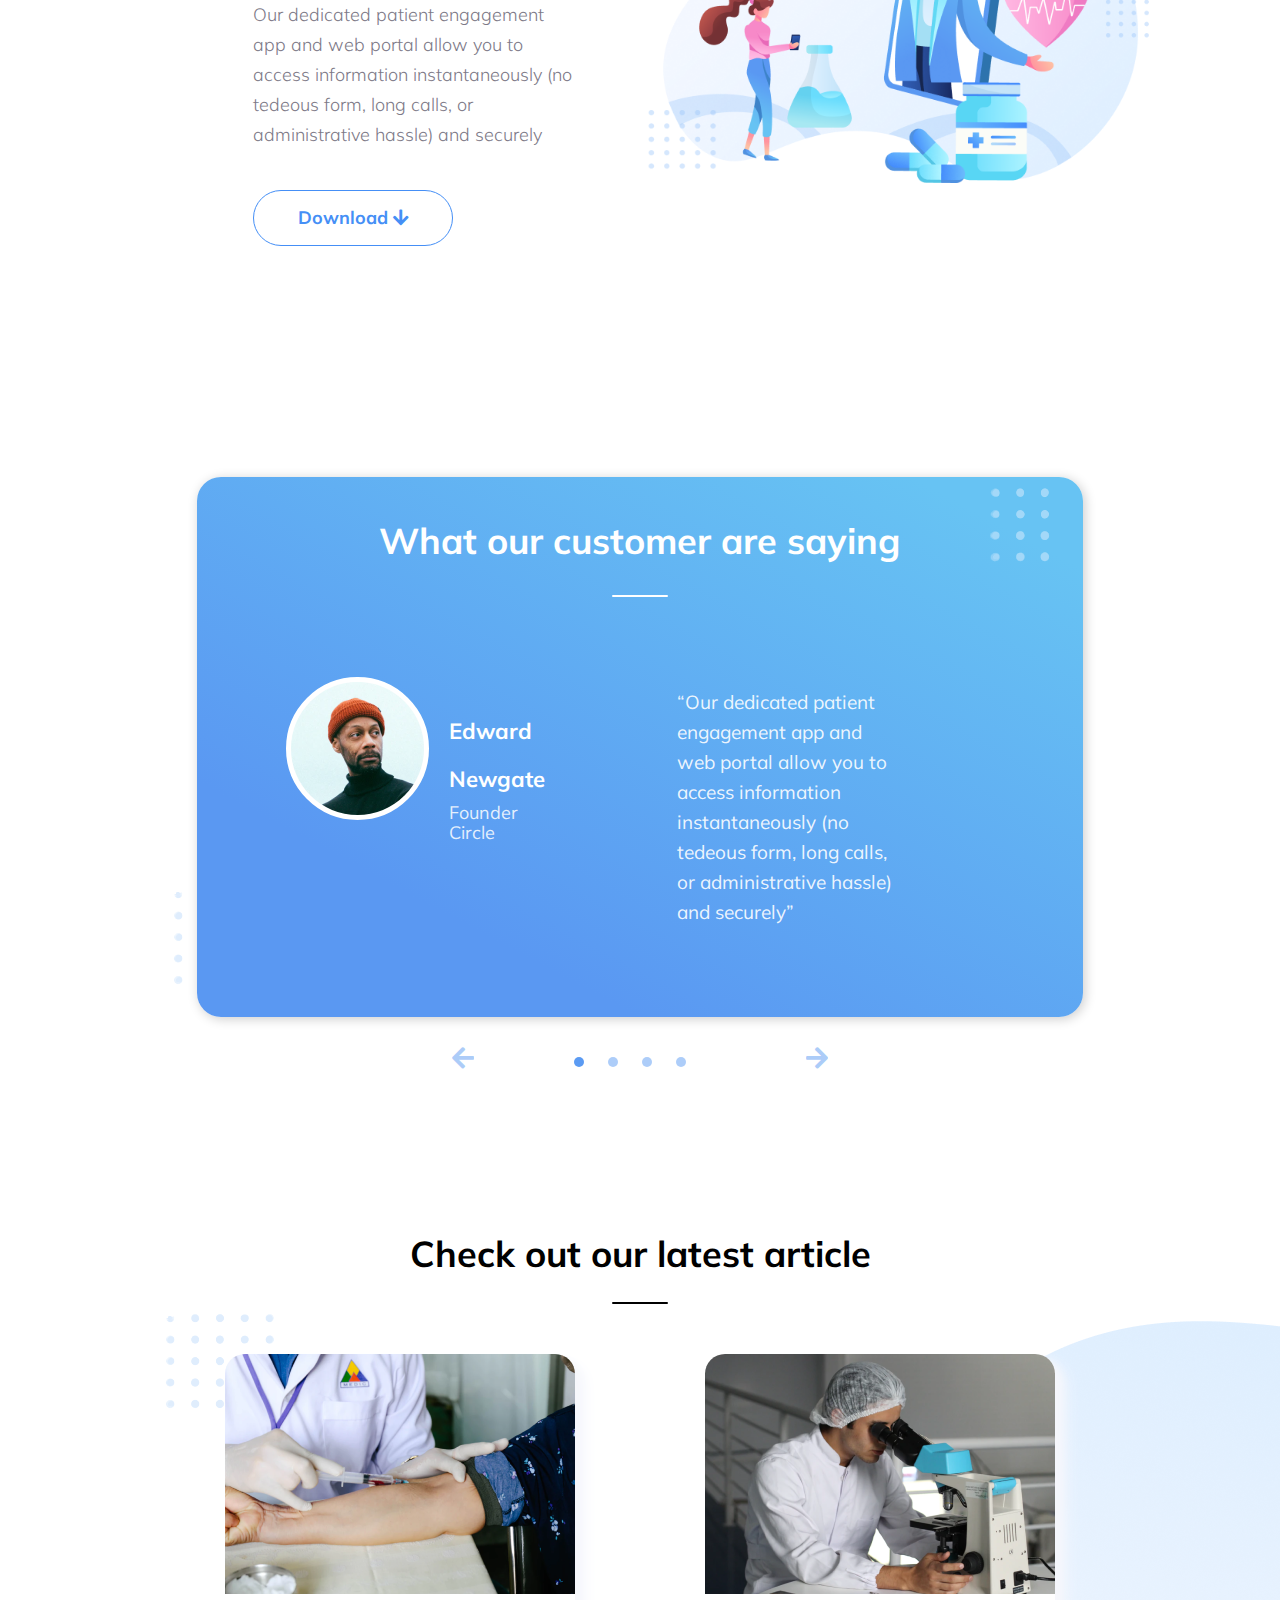
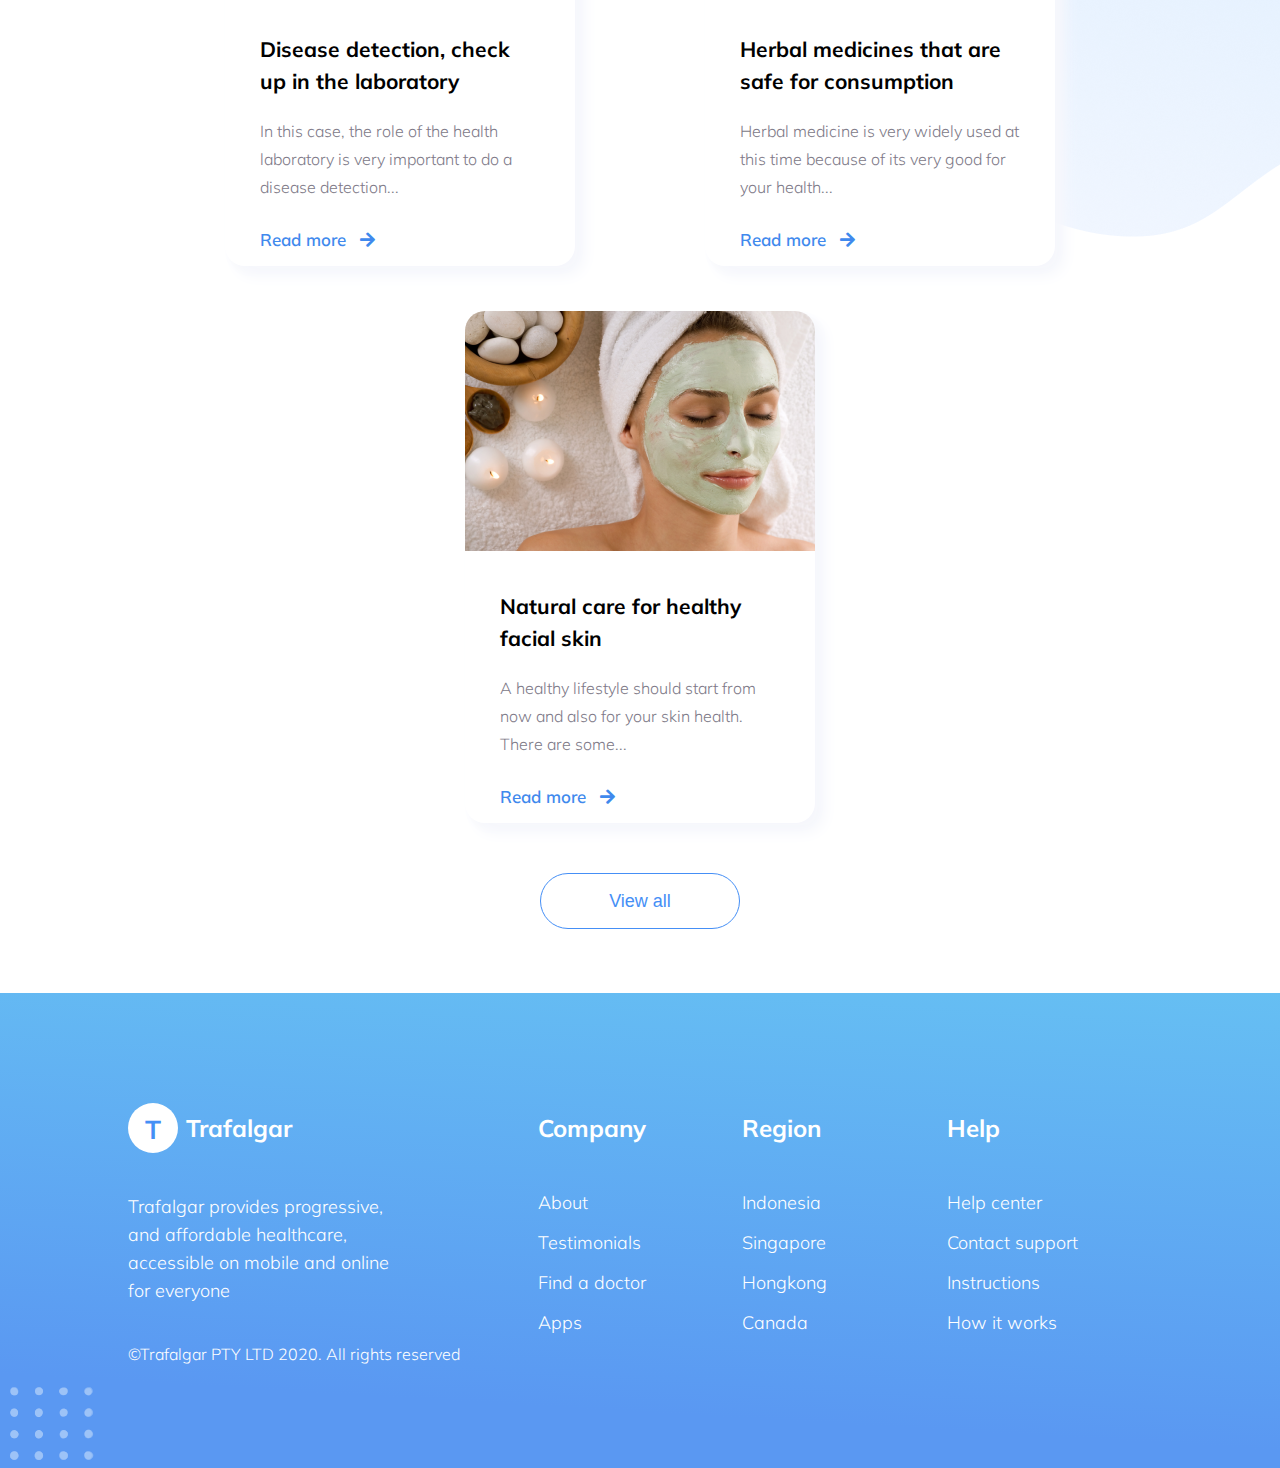
<file: Testing/Trafalgar.html>
<!DOCTYPE html>
<html lang="en">

<head>
    <meta charset="UTF-8">
    <meta name="viewport" content="width=device-width, initial-scale=1.0">
    <title>Document</title>
    <link rel="stylesheet" href="Trafalgar.css">
    <link rel="stylesheet" href="fontAwesome/css/all.min.css">
    <link rel="preconnect" href="https://fonts.gstatic.com">
    <link href="https://fonts.googleapis.com/css2?family=Mulish&display=swap" rel="stylesheet">
</head>

<body>

    <!------------------------------------SECTION 1: Header--------------------------------------->

    <header>
        <nav class="l_navbar" id="l_navar">
            <div class="l_max__width">
                <div class="l_logo">
                    <div class="c_logo_box">
                        <p>T</p>
                    </div>
                    <h1>Trafalgar</h1>
                </div>
                <div class="l_menu">
                    <ul class="l_menu__list">
                        <div class="c_icon cancel__btn "><i class="far fa-times-circle"></i></div>
                        <li><a href="#">Home</a></li>
                        <li><a href="#">Find a doctor</a></li>
                        <li><a href="#">Apps</a></li>
                        <li><a href="#">Testimnials</a></li>
                        <li><a href="#">About us</a></li>
                    </ul>
                    <div class="c_icon menu__btn "><i class="fas fa-bars"></i></div>
                </div>
            </div>
        </nav>
    </header>

    <!-------------------------------------------Main Content--------------------------------------->

    <Main>

        <!--------------------------------SECTION 2: Home Content----------------------------------->

        <section class="l_home" id="l_home">
            <div class="c_dot1"><img src="asset for contest/Screen_Shot_2020-12-09_at_15.40.54-removebg-preview (1).png"
                    alt=""></div>
            <div class="l_max__width">
                <div class="l_home__content">
                    <div class="c_text1">
                        <p>Virtual Healthcare for you</p>
                    </div>
                    <div class="c_text2">
                        <p>Trafalgar provides progressive, and affordable
                            healthcare, accessible on mobile and online
                            for everyone</p>
                    </div>
                    <div class="c_btn1"><a href="#" target="_blank">Consult today</a></div>
                </div>
                <div class="l_home__image">
                    <img src="asset for contest/trafalgar-header illustration 1.png" alt="">
                </div>
            </div>
        </section>

        <!-----------------------------------SECTION 3: Our Services--------------------------------->

        <section id="l_services">
            <div class="l_bg__element">
                <img src="asset for contest/Vector1.png" alt="">
            </div>
            <div class="l_service">
                <h1 class="c_title">Our services</h1>
                <p id="c_rectangle14"></p>
                <div class="c_text">
                    <p>We provide to you the best choiches for you. Adjust it to your health needs
                        and make sure your undergo treatment with our highly qualified doctors
                        you can consult with us which type of service is suitable for your health</p>
                </div>
                <div class="c_dot2">
                    <img src="asset for contest/Screen_Shot_2020-12-09_at_15.40.54-removebg-preview (1).png" alt="">
                </div>
                <div class="l_box__container">

                    <!-- 1 -->

                    <div class="l_box">
                        <div class="c_img">
                            <img src="asset for contest/Frame.png" alt="">
                        </div>
                        <div class="c_box__title">Search doctor</div>
                        <div class="c_box__text">Choose your doctor from thousands of specialist, general, and trusted
                            hospitals
                        </div>
                    </div>

                    <!-- 2 -->

                    <div class="l_box">

                        <div class="c_img">
                            <img src="asset for contest/Group.png" alt="">
                        </div>
                        <div class="c_box__title">Online pharmacy</div>
                        <div class="c_box__text">Buy your medicines with our mobile application with a simple delivery
                            system
                        </div>
                    </div>

                    <!-- 3 -->

                    <div class="l_box">
                        <div class="c_img">
                            <img src="asset for contest/Frame (1).png" alt="">
                        </div>
                        <div class="c_box__title">Consultation</div>
                        <div class="c_box__text">Free consultation with our trusted doctors and get the best
                            recomendations</div>
                    </div>

                    <!-- 4 -->

                    <div class="l_box">
                        <div class="c_img">
                            <img src="asset for contest/Frame (3).png" alt="">
                        </div>
                        <div class="c_box__title">Details info</div>
                        <div class="c_box__text">Free consultation with our trusted doctors and get the best
                            recomendations</div>
                    </div>

                    <!-- 5 -->

                    <div class="l_box">
                        <div class="c_img">
                            <img src="asset for contest/Frame (2).png" alt="">
                        </div>
                        <div class="c_box__title">Emergency care</div>
                        <div class="c_box__text">You can get 24/7 urgent care for yourself or your children and your
                            lovely family</div>
                    </div>
                    <div class="l_box">
                        <div class="c_img">
                            <img src="asset for contest/Group (2).png" alt="">
                        </div>
                        <div class="c_box__title">Tracking</div>
                        <div class="c_box__text">Track and save your medical history and health data<br><br></div>
                    </div>
                </div>
            </div>
            <div class="c_btn">
                <button>Learn more</button>
            </div>
            </div>
        </section>

        <!----------------------------------SECTION 4: Leading Healthcare providers-------------------------------->

        <section class="l_container3">
            <div class="l_subContainer1">
                <img src="asset for contest\trafalgar-illustration sec02 1.png" alt="LeadingHealthcare">
            </div>
            <div class="l_subContainer2">
                <div class="c_introText">
                    <h1>Leading Healthcare providers</h1>
                    <p id="c_rectangle11"></p>
                    <p>Trafalgar provides progressive, and affordable healthcare,
                        accessible on mobile and online for everyone. To us, it’s
                        not just work. We take pride in the solutions we deliver
                    </p>
                </div>
                <div class="c_cta">
                    <a href="#" target="_blank">Learn more</a>
                </div>
            </div>
            <div class="c_dot3">
                <img src="asset for contest\Screen_Shot_2020-12-09_at_15.40.54-removebg-preview (1).png" alt="vector">
            </div>
        </section>

        <!----------------------------------SECTION 5: Download our mobile apps------------------------------------>

        <section class="l_container3">
            <div class="l_subContainer2">
                <div class="c_introText">
                    <h1>Download our mobile apps</h1>
                    <p id="c_rectangle12"></p>
                    <p>Our dedicated patient engagement app and web portal
                        allow you to access information instantaneously (no
                        tedeous form, long calls, or administrative hassle)
                        and securely
                    </p>
                </div>
                <div class="c_cta">
                    <a href="#" target="_blank">Download <i class="fas fa-arrow-down"></i></a>
                </div>
            </div>

            <div class="l_subContainer1">
                <img src="asset for contest\trafalgar-illustration sec03 1.png" alt="Download Our App">
            </div>
        </section>

        <!------------------------------SECTION 6: What our customer are saying (Slider)----------------------------->

        <section class="l_slider" id="l_slider">
            <div class="l_container">
                <div class="mySlides fade">
                    <div class="l_sub__contianer">
                        <div class="l_title__box">
                            <div class="l_title__cus">
                                <div class="c_title__cus">What our customer are saying</div>
                                <div class="c_border"></div>
                            </div>
                        </div>
                        <div class="l_content__box">
                            <div class="c_image__box">
                                <img src="asset for contest/image 1.png" alt="customer">
                            </div>
                            <div class="c_intro">
                                <h1>Edward Newgate</h1>
                                <p>Founder Circle</p>
                            </div>
                            <div class="c_con__text">
                                “Our dedicated patient engagement app and web portal allow
                                you to access information instantaneously (no tedeous form, long calls, or
                                administrative hassle) and securely”
                            </div>
                        </div>
                    </div>
                    <div class="c_dot4">
                        <img src="asset for contest/Screen_Shot_2020-12-09_at_15.40.54-removebg-preview (2).png" alt="">
                    </div>
                </div>
                <div class="mySlides fade">
                    <div class="l_sub__contianer">
                        <div class="l_title__box">
                            <div class="l_title__cus">
                                <div class="c_title__cus">What our customer are saying</div>
                                <div class="c_border"></div>
                            </div>
                        </div>
                        <div class="l_content__box">
                            <div class="c_image__box">
                                <img src="asset for contest/image 1.png" alt="customer">
                            </div>
                            <div class="c_intro">
                                <h1>Edward Newgate</h1>
                                <p>Founder Circle</p>
                            </div>
                            <div class="c_con__text">
                                “Our dedicated patient engagement app and web portal allow
                                you to access information instantaneously (no tedeous form, long calls, or
                                administrative hassle) and securely”
                            </div>
                        </div>
                    </div>
                    <div class="c_dot4">
                        <img src="asset for contest/Screen_Shot_2020-12-09_at_15.40.54-removebg-preview (2).png" alt="">
                    </div>
                </div>
                <div class="mySlides fade">
                    <div class="l_sub__contianer">
                        <div class="l_title__box">
                            <div class="l_title__cus">
                                <div class="c_title__cus">What our customer are saying</div>
                                <div class="c_border"></div>
                            </div>
                        </div>
                        <div class="l_content__box">
                            <div class="c_image__box">
                                <img src="asset for contest/image 1.png" alt="customer">
                            </div>
                            <div class="c_intro">
                                <h1>Edward Newgate</h1>
                                <p>Founder Circle</p>
                            </div>
                            <div class="c_con__text">
                                “Our dedicated patient engagement app and web portal allow
                                you to access information instantaneously (no tedeous form, long calls, or
                                administrative hassle) and securely”
                            </div>
                        </div>

                    </div>
                    <div class="c_dot4">
                        <img src="asset for contest/Screen_Shot_2020-12-09_at_15.40.54-removebg-preview (2).png" alt="">
                    </div>
                </div>
                <div class="mySlides fade">
                    <div class="l_sub__contianer">
                        <div class="l_title__box">
                            <div class="l_title__cus">
                                <div class="c_title__cus">What our customer are saying</div>
                                <div class="c_border"></div>
                            </div>
                        </div>
                        <div class="l_content__box">
                            <div class="c_image__box">
                                <img src="asset for contest/image 1.png" alt="customer">
                            </div>
                            <div class="c_intro">
                                <h1>Edward Newgate</h1>
                                <p>Founder Circle</p>
                            </div>
                            <div class="c_con__text">
                                “Our dedicated patient engagement app and web portal allow
                                you to access information instantaneously (no tedeous form, long calls, or
                                administrative hassle) and securely”
                            </div>
                        </div>

                    </div>
                    <div class="c_dot4">
                        <img src="asset for contest/Screen_Shot_2020-12-09_at_15.40.54-removebg-preview (2).png" alt="">
                    </div>
                </div>
                <div class="c_dot5">
                    <img src="asset for contest/Screen_Shot_2020-12-09_at_15.40.54-removebg-preview (1).png" alt="">
                </div>
                <div class="l_dot4">
                    <a class="c_prev" onclick="plusSlides(-1)"><i class="fas fa-arrow-left"></i></a>
                    <div style="text-align:center">
                        <span class="c_dot" onclick="currentSlide(1)"></span>
                        <span class="c_dot" onclick="currentSlide(2)"></span>
                        <span class="c_dot" onclick="currentSlide(3)"></span>
                        <span class="c_dot" onclick="currentSlide(4)"></span>
                    </div>
                    <a class="c_next" onclick="plusSlides(1)"><i class="fas fa-arrow-right"></i></a>
                </div>
            </div>
        </section>

        <!------------------------------SECTION 7: Check out our latest article----------------------------->

        <section class="l_container6">
            <div class="l_subContainer61">
                <h1>Check out our latest article</h1>
                <p id="c_rectangle13"></p>
            </div>
            <div class="l_subContainer62">
                <div class="c_box1">
                    <div class="c_inside__box1">
                        <img src="asset for contest\image 2.png" alt="bloodTest">
                        <div class="c_content__1">
                            <h1>Disease detection, check up in the laboratory</h1>
                            <p>In this case, the role of the health laboratory is very important to do a disease
                                detection...</p>
                            <a href="#">Read more <i class="fas fa-arrow-right"></i></a>
                        </div>
                    </div>
                </div>
                <div class="c_box__responsive1">
                    <div class="c_box1">
                        <div class="c_inside__box1">
                            <img src="asset for contest\image 2-1.png" alt="Lab">
                            <div class="c_content__1">
                                <h1>Herbal medicines that are safe for consumption</h1>
                                <p>Herbal medicine is very widely used at this time because of its very good for
                                    your
                                    health...</p>
                                <a href="#">Read more <i class="fas fa-arrow-right"></i></a>
                            </div>
                        </div>
                    </div>
                </div>
                <div class="c_box__responsive">
                    <div class="c_box1">
                        <div class="c_inside__box1">
                            <img src="asset for contest\image 3.png" alt="Beauty">
                            <div class="c_content__1">
                                <h1>Natural care for healthy facial skin</h1>
                                <p>A healthy lifestyle should start from now and also for your skin health.
                                    There are
                                    some...</p>
                                <a href="#">Read more <i class="fas fa-arrow-right"></i></a>
                            </div>
                        </div>
                    </div>
                </div>
            </div>
            <div class="c_btn">
                <button>View all</button>
            </div>
            <div class="c_dot6">
                <img src="asset for contest\Screen_Shot_2020-12-09_at_15.40.54-removebg-preview (1).png" alt="vector">
            </div>
            <div class="c_vector">
                <img src="asset for contest\Vector.png" alt="vector">
            </div>
            <div class="c_dot7">
                <img src="asset for contest/Screen_Shot_2020-12-09_at_15.40.54-removebg-preview (1).png" alt="dot">
            </div>
        </section>
    </Main>

    <!------------------------------------------SECTION 8: Footer--------------------------------------->

    <footer>
        <section class="l_footer" id="l_footer">
            <div class="l_max__width">
                <div class="l_footer1">
                    <div class="l_logo">
                        <div class="c_logo_box">
                            <p>T</p>
                        </div>
                        <h1 href="#">Trafalgar</h1>
                    </div>

                    <div class="c_text2">
                        <p>Trafalgar provides progressive, and affordable healthcare, accessible on mobile and online
                            for everyone</p>
                    </div>
                    <div class="c_text3">
                        <p><a href="#">&copy;Trafalgar </a>PTY LTD 2020. All rights reserved</p>
                    </div>
                </div>
                <div class="l_footer1">
                    <div class="c_text1">
                        <p>Company</p>
                    </div>
                    <div class="c_text2">
                        <ul>
                            <li><a href="#">About</a></li>
                            <li><a href="#">Testimonials</a></li>
                            <li><a href="#">Find a doctor</a></li>
                            <li><a href="#">Apps</a></li>
                        </ul>
                    </div>
                </div>
                <div class="l_footer1">
                    <div class="c_text1">
                        <p>Region</p>
                    </div>
                    <div class="c_text2">
                        <ul>
                            <li><a href="#">Indonesia</a></li>
                            <li><a href="#">Singapore</a></li>
                            <li><a href="#">Hongkong</a></li>
                            <li><a href="#">Canada</a></li>
                        </ul>
                    </div>
                </div>
                <div class="l_footer1">
                    <div class="c_text1">
                        <p>Help</p>
                    </div>
                    <div class="c_text2">
                        <ul>
                            <li><a href="#">Help center</a></li>
                            <li><a href="#">Contact support</a></li>
                            <li><a href="#">Instructions</a></li>
                            <li><a href="#">How it works</a></li>
                        </ul>
                    </div>
                </div>
            </div>
            <div class="c_dot8">
                <img src="asset for contest/Screen_Shot_2020-12-09_at_15.40.54-removebg-preview (3).png" alt="">
            </div>
        </section>
    </footer>
    <script src="Script.js"></script>
</body>

</html>
</file>
<file: Services/style.css>
*{
    margin: 0;
    padding: 0;
    text-decoration: none;
    box-sizing: border-box;
}
body{
    background: #FFFFFF;
}
/* Services */
#services{
    padding: 140px 0;
}
.l-service{
    width: 100%;
    max-width: 1200px;  
    padding: 0 20px;
    overflow: hidden;
    margin: auto;
    background: #458FF6;
    display: ;
}
.title{
    text-align: center;
    text-transform: uppercase;
    color:#000000;
    font-size: 36px;
    line-height: 56px;
    font-weight: 700;
    font-weight: bold;
}
.border{
    width: 56px;
    height: 2px;
    background: black;
    margin: 40px auto;
    border-radius: 5px;
}
.c-text{
    flex: 1;
    align-items: center;
    font-size: 18px;
    line-height: 30px;
    font-weight: 300;
    text-align: center;
    color: #7D7987;
    width: 952px;
    height: 60px;
    margin-left: 11%;
    background: #9176d4;
}
.c-text p{
  text-align: center;
}

.bg-element{
    position: absolute;
    left: 0;
    /* width: 937.95px;
    height: 671.35px; */
}
.element{
    position: absolute;
    margin-left: 68%;
    padding: 26% 55px 0px;
}
.box-container{
    display: flex;
    flex-wrap: wrap;
    justify-content: center;
    margin-top: 50px;
}
.box{
    position: relative;
    max-width: 27.50%;
    padding:10px;
    width: 350px;
    height: 354px;
	  justify-content:center;
	  display: flex;
	  flex-direction: column;
    margin: 20px 20px;
    background: #FFFFFF;
    /* drop shadow */
    box-shadow: 10px 40px 50px rgba(229, 233, 246, 0.4);
    border-radius: 20px;
}
.img{
    max-height: 150px;
    max-width: 100px;
    width: 91.98px;
    height: 90px;
    margin: 0px 20px 0px ;
    margin-bottom: 20px;
}
.box-title{
    font-size: 24px;
    font-weight: bold;
    color: #000000;
    line-height: 56px;
    margin: 0px 20px 0px ;
}
.box-text{
    font-size: 16px;
    color: #7D7987;
    line-height: 28px;
    margin: 0px 20px 0px ;
}
.c_btn{
  margin-top: 50px;
}
.c_btn a{
  text-decoration: none;
  color: #458FF6;
  text-align: center;
  display: inline-block;
  border-radius: 25px;
  width: 170px;
  display: table-cell;
  vertical-align: middle;
  height: 50px;
  border: 2px solid #458FF6;
  font-weight: bold;
  font-size: 18px;
}
@media screen and (max-width: 960px){
  .box{
    max-width: 60%;
  }
  .bg-element{
    display: none;
  }
}
@media screen and (max-width: 768px){
  .box{
    max-width: 7 0%;
  }
  .bg-element{
    display: none;
  }
}
@media screen and (max-width: 480px){
  .box{
    max-width: 100%;
  }
}
</file>
<file: Contest/Trafalgar.css>
*{
    margin: 0;
    padding: 0;
    box-sizing: border-box;
}
body{
    font-family: 'Mulish', sans-serif;
    overflow-x: hidden;
}

/*------------------------------------SECTION 1: Header---------------------------------------*/

.l_navbar{
    position: fixed;
    width: 100%;
    padding: 10px 0;
    z-index: 1;
    display: flex;
    flex-wrap: wrap;
}
.l_max__width{
    position: relative;
    width: 80%;
    height: auto;
    margin: auto;
    display: flex;
    flex-direction: row;
    min-height: 80vh;
    align-items: center;
    justify-content: space-between;
    min-height: 10vh;
}
.l_logo{
    flex: 1;
    display: flex;
}
.c_logo_box{
    width: 50px;
    height: 50px;
    background: #458FF6;
    border-radius: 50%;
    margin-top: 10px;
}
.c_logo_box p{
    text-align: center;
    font-weight: bold;
    color: #FFFFFF;
    font-size: 26px;
    margin-top: 10px;
}
.l_logo h1{
    margin-left: 8px;
    margin-top: 20px;
    font-style: normal;
    font-weight: bold;
    font-size: 24px;
    line-height: 30px;
    color: #233348;
    mix-blend-mode: normal;
}
.l_menu{ flex: 1; }
.l_menu ul{ display: inline-flex; }
.l_menu ul li{ list-style-type: none; }
.l_menu ul li a{
    display: block;
    text-decoration: none;
    font-size: 18px;
    color:black;
    line-height: 23px;
    opacity: 0.7;
    transition: font-size 0.5s ease;
    padding: 10px 0;
    margin-left: 60px; 
}
.l_menu ul li a:hover{ opacity: 1; }
.l_navbar.sticky{
    padding: 10px 0;
    background: linear-gradient(183.41deg, #67C3F3 -8.57%, #5A98F2 82.96%);
    z-index: 1;
}
.l_navbar.sticky .c_logo_box{ background-color: #FFFFFF; }
.l_navbar.sticky .c_logo_box p{ color: #458FF6; }
.l_navbar.sticky .l_logo h1{ color: #FFFFFF; }
.l_navbar.sticky .l_menu ul li a{ color: #FFFFFF; }
.l_navbar.sticky .c_icon.menu__btn{ color: #FFFFFF; }
.l_menu ul li a:hover{ opacity: 1; }
.c_icon{
    display: none;
    font-size: 25px;
    cursor: pointer;
}
.c_icon.menu__btn{
    position: absolute;
    right: 0;
    top: 28px;
    color: #233348;
}
.c_icon.cancel__btn{
    position: absolute;
    right: 30px;
    top: 30px;
    color: #FFFFFF;
}

/*-------------------------------------------Main Content---------------------------------------*/

/*--------------------------------SECTION 2: Home Content---------------------------------------*/

.l_home .l_max__width{
    display: flex;
    flex-wrap: wrap;
    flex-direction: row;
    z-index: -1;
}
.c_dot1{
    position: absolute;
    left: -2.5%;
    top: 18%;
    z-index: -1;
}
.l_home__content, .l_home__image{
    flex: 1;
    margin-top: 12%; 
}
.l_home .l_home__image img{
    width: 100%;
    height: 100%;
    align-items: center;
}
.l_home .l_home__content .c_text1{
    width: 60%;
    margin-top: -8%;
    font-style: normal;
    font-weight: bold;
    font-size: 48px;
    line-height: 56px; 
}
.l_home .l_home__content .c_text2{
    width: 70%;
    margin-top: 40px;
    margin-bottom: 40px;
    font-style: normal;
    font-size: 21px;
    line-height: 32px; 
    opacity: 0.5;
}
.l_home .l_home__content .c_btn1 a{
    width: 200px;
    height: 56px;
    background: #458FF6;
    border-radius: 55px;
    cursor: pointer;
    text-align: center;
    display: table-cell;
    vertical-align: middle;
    text-decoration: none;
    color: #FFFFFF;
    font-size: 18px;
    transition: transform 0.2s;
}
.l_home .l_home__content .c_btn1 a:hover{
    background: white;
    color: #458FF6;
    transform: scale(1.1);
    border: 1.4px solid #458FF6;
}

/*-----------------------------------SECTION 3: Our Services---------------------------------*/

 #l_services{
    padding: 200px 0;
}
.l_service{
    position: relative;
    width: 100%;
    max-width: 1300px;  
    padding: 0 20px;
    overflow: hidden;
    margin: auto;
    z-index: 0;
}
#c_rectangle14{
    width: 56px;
    height: 2px;
    background: #000000;
    border-radius: 10px;
    margin: 25px auto 40px;
}
.c_title{
    text-align: center;
    color:#000000;
    font-size: 36px;
    line-height: 56px;
    font-weight: 700;
    font-weight: bold;
}
.c_text{
    text-align: center;
    margin: auto 100px;
  }
.c_text p{
    align-items: center;
    font-size: 18px;
    line-height: 30px;
    font-weight: 300;
    text-align: center;
    color: #7D7987;
}
.l_bg__element{
    position: absolute;
    left: 0%;
    bottom: -99%;
    z-index: -2;
}
.c_dot2{
    position: absolute;
    right: 3%;
    top: 55%;
    z-index: -1;
}
.l_box__container{
    display: flex;
    flex-wrap: wrap;
    justify-content: center;
    margin-top: 60px;
}
.l_box{
    position: relative;
    max-width: 27.30%;
    padding:10px;
    width: 350px;
    height: 354px;
	  justify-content:center;
	  display: flex;
	  flex-direction: column;
    margin: 20px 20px;
    background: #FFFFFF;
    box-shadow: 10px 40px 50px rgba(229, 233, 246, 0.4);
    border-radius: 20px;
}
.l_box:hover{
  box-shadow: 0px 0px 15px #d8dcfa;
  transform: scale(1.03);
}
.c_img{
  max-height: 150px;
  max-width: 100px;
  width: 91.98px;
  height: 90px;
  margin: 0px 20px 0px ;
  margin-bottom: 20px;
}
.c_box__title{
    font-size: 24px;
    font-weight: bold;
    color: #000000;
    line-height: 56px;
    margin: 0px 20px 0px ;
}
.c_box__text{
    font-size: 16px;
    color: #7D7987;
    line-height: 28px;
    margin: 0px 20px 0px ;
}
.c_btn{
    margin-top: 50px;
    text-align: center;
}
.c_btn button{
    color: #458FF6;
    width: 200px;
    height: 56px;
    border: 1.4px solid #458FF6;  
    font-size: 18px;
    background: #FFFFFF;
    transition: transform .2s;
    border-radius: 55px;
}
.c_btn button:hover{
    background: #458FF6;
    color: #ffffff;
    transform: scale(1.1);
    border: 1.4px solid white;
} 

/*----------------------------------SECTION 4: Leading Healthcare providers--------------------------------*/

/*---------------Container3 + Container4--------------*/

.l_container3{
    position: relative;
    flex-wrap: wrap;
    display: flex;
    width: 80%;
    margin: auto;
    min-height: 75vh;
    align-items: center;
}
.l_subContainer1{
    flex: 1;
    display: flex;
    justify-content: center;
    height: 100%;
}
.l_subContainer1 img{
    width: 100%;
    height: 100%;
    align-items: center;
}
.l_subContainer2{ flex: 1; }
.c_introText{
    margin-left: 125px;
    width: 80%;
}
.c_introText h1{
    font-size: 36px;
    font-weight: 700;
    line-height: 56px;
    color: #000000;
}
#c_rectangle11{
    width: 56px;
    height: 2px;
    background: #000000;
    border-radius: 10px;
}
.c_introText p{
    color: #7D7987;
    margin-top: 50px;
    font-weight: 300;
    font-size: 18px;
    line-height: 30px;
    width: 80%;
}
.c_cta{ padding: 40px 0px 0px 125px; }
.c_cta a{
    text-decoration: none;
    color: #458FF6;
    text-align: center;
    display: inline-block;
    border-radius: 55px;
    width: 200px;
    display: table-cell;
    vertical-align: middle;
    height: 56px;
    border: 1.4px solid #458FF6;
    font-weight: bold;
    font-size: 18px;
    transition: transform .2s;
}
.c_dot3{
    position: absolute;
    right: -17.5%;
    top: 83%;
    width: 150px;
    height: 150px;
    bottom: 8%;
}

  /*----------------------------------SECTION 5: Download our mobile apps------------------------------------*/

.c_introText4 p{
    color: #7D7987;
    margin-top: 50px;
    font-weight: 300;
    font-size: 18px;
    line-height: 30px;
    width: 370px;
}
#c_rectangle12{
    width: 56px;
    height: 2px;
    background: #000000;
    border-radius: 10px;
}
.c_cta a:hover{
    background: #458FF6;
    color: #ffffff;
    transform: scale(1.1);
    border: 1.4px solid white;
}
  
/*------------------------------SECTION 6: What our customer are saying (Slider)-----------------------------*/

.l_container{
    width: 80%;
    margin: auto;
    height: auto;
    display: flex;
    flex-direction: column;
    flex-wrap: wrap;
    margin-top: 5%;
    z-index: 0;
    padding: 0px 20px;
    position: relative;
}
.mySlides { display: none: }
.l_sub__contianer{
    margin: auto;
    width: 90%;
    box-shadow:2px 2px 12px rgba(0,0,0,0.2);
    background: linear-gradient(208.18deg, #67C3F3 9.05%, #5A98F2 76.74%);
    border-radius: 24px;
    min-width: 370px;
}
.c_dot4{
    position: absolute;
    top: 65px;
    right: 98px;
    z-index: 1;
    opacity: 0.5;
}
.c_dot5{
    position: absolute;
    bottom: 100px;
    left: 40px;
    z-index: -1;
}
.l_title__box{
    width: 80%;
    margin: auto;
    height: auto;
    display: flex;
    flex-direction: row;
    flex-wrap: wrap;
    margin-top: 60px;
    padding-top: 40px;
}
.l_title__cus{
    width: 80%;
    margin: auto;
    display: flex;
    flex-direction: column;
}
.c_title__cus{
    font-size: 36px;
    text-align: center;
    line-height: 48px;
    font-weight: 700;
    color: #FFFFFF;
    margin: auto;
}
.c_border{
    background: #FFFFFF;
    border-radius: 6px;
    width: 56px;
    height: 2px;
    text-align: center;
    margin: 30px auto;
}
.l_content__box{
    width: 80%;
    margin: auto;
    height: auto;
    display: flex;
    flex-direction: row;
    flex-wrap: wrap;
    padding: 50px 0px 90px 0px;
}
.c_image__box{
    flex: 1.5;
    display: block;
    text-align: center;
}
.c_intro{
    flex: 1.5;
    margin-left: 20px;
}
.c_intro h1{
    font-style: normal;
    font-weight: bold;
    font-size: 22px;
    line-height: 48px;
    color: #FFFFFF;
    mix-blend-mode: normal;
    margin-top: 30px;
}
.c_intro p{
    font-style: normal;
    font-weight: normal;
    font-size: 18px;
    line-height: 20px;
    color: rgba(255, 255, 255, 0.85);
}
.c_con__text{
    flex: 3.3;
    font-style: normal;
    font-weight: 400;
    font-size: 19px;
    line-height: 30px;
    color: rgba(255, 255, 255, 0.9);
    mix-blend-mode: normal;
    margin: 10px 100px 0px 130px;
}
.c_image__box img{
    border-radius: 50%;
    border: 5px solid #FFFFFF;
    background: white;
}
.l_dot4{
    display: flex;
    flex-direction: row;
    margin: auto;
}
.c_prev, .c_next {
    cursor: pointer;
    width: auto;
    padding: 16px;
    color:  #5B9BF3;
    font-weight: bold;
    font-size: 25px;
    transition: 0.6s ease;
    border-radius: 0 3px 3px 0;
    margin: auto;
    padding: 25px 100px;
    opacity: 0.5;
}
.c_prev:hover, .c_next:hover {
   opacity: 1;
}
.c_dot{
    margin-top: 40px;
    margin-right: 20px;
    cursor: pointer;
    height: 10px;
    width: 10px;
    background: #5B9BF3;
    opacity: 0.5;
    border-radius: 50%;
    display: inline-block;
    transition: background-color 0.6s ease;
}
.move, .c_dot:hover { opacity: 1; }
.fade {
    animation-name: fade;
    animation-duration: 1.5s;
    animation-name: fade;
    animation-duration: 1.5s;
}
@keyframes fade {
    from {opacity: .4} 
    to {opacity: 1}
}

/*------------------------------SECTION 7: Check out our latest article-----------------------------*/

.l_container6{
    position: relative;
    width: 75%;
    margin: auto;
    min-height: 90vh;
    align-items: center;
    margin-top: 10%;
}
.l_subContainer61{
    flex-direction: row;
    text-align: center;
}
.l_subContainer61 h1{
    font-size: 36px;
    font-weight: 700;
    line-height: 56px;
    color: #000000;
}
.l_subContainer61 #c_rectangle13{
    width: 56px;
    height: 2px;
    background: #000000;
    border-radius: 5px;
    margin:20px auto;
}
.l_subContainer62{
    flex-wrap: wrap;
    display: flex;
    justify-content: space-between;
    margin-top: 50px;
}
.c_box1, .c_box__responsive, .c_box__responsive1{ flex: 1; }
.c_inside__box1{
    background: #ffffff;
    margin: auto;
    width: 350px;
    height: 512px;
    border-radius: 20px;
    box-shadow: 10px 10px 15px #f6f7fc, 5px 5px 10px #f7f8fc;
    transition: box-shadow .1s;
}
.c_inside__box1 img{ border-radius: 20px 20px 0px 0px; }
.c_content__1{ margin: 35px; }
.c_content__1 h1{
    font-weight: bold;
    font-size: 21px;
    line-height: 32px;
}
.c_content__1 p{
    margin-top: 20px;
    margin-bottom: 25px;
    font-weight: 300;
    font-size: 16px;
    line-height: 28px;
    color: #7D7987;
}
.c_content__1 a{
    text-decoration: none;
    color: #4089ED;
    font-weight: 600;
    font-size: 17px;
    line-height: 28px;
}
.c_content__1 a i{ margin-left: 9px; }
.l_subContainer63{
    text-align: center;
    margin-top: 60px;
}
.c_dot6{
    position: absolute;
    top: 80px;
    left: 0;
    z-index: -1;
}
.c_vector img{
    position: absolute;
    right: -250px;
    top: 95px;
    z-index: -1;
}
.l_subContainer62 .c_inside__box1:hover{
    box-shadow: 0px 0px 15px #d8dcfa;
    transform: scale(1.03);
} 
.c_dot7{
    position: absolute;
    bottom: -16%;
    right: -10%;
    z-index: -1;
}

/*------------------------------------------SECTION 8: Footer---------------------------------------*/

.l_footer {
    position: relative;
    height: auto;
    width: 100%;
    background: linear-gradient(183.41deg, #67C3F3 -8.57%, #5A98F2 82.96%);
    z-index: 0;
    margin-top: 5%;
}
.l_footer .l_max__width{
    padding: 100px 0;
    min-height: 50vh;
    justify-content: space-around; 
    align-items: flex-start;
    flex-direction: row;
    flex-wrap: wrap;
}
.l_footer1:nth-child(1){flex: 2;}
.l_footer1:nth-child(n+2){
    flex: 1;
    margin-top: 25px;
}
.l_footer .c_logo_box{background-color: #FFFFFF;}
.l_footer .c_logo_box p{color: #458FF6;}
.l_footer .l_logo h1{
    margin-left: 8px;
    font-style: normal;
    font-weight: bold;
    font-size: 24px;
    line-height: 30px;
    color: #FFFFFF;
    mix-blend-mode: normal;
}
.l_footer .l_footer1 .c_text2{
    width: 68%;
    margin-top: 40px;
    font-style: normal;
    font-weight: 300;
    font-size: 18px;
    line-height: 28px;
    color: #FFFFFF;
    mix-blend-mode: normal;
}
.l_footer .l_footer1 .c_text3{
    margin-top: 35px;
    font-style: normal;
    font-weight: 300;
    font-size: 16px;
    line-height: 28px;
    color: #FFFFFF;
    mix-blend-mode: normal;
}
.l_footer .l_footer1 .c_text3 a{
    text-decoration: none;
    color: #FFFFFF;
}
.l_footer .l_footer1 .c_text1{
    font-style: normal;
    font-weight: bold;
    font-size: 24px;
    line-height: 20px;
    color: #FFFFFF;
    mix-blend-mode: normal;
}
.l_footer .l_footer1 .c_text2 a{
    color: #FFFFFF;
    text-decoration: none;
}
.l_footer .l_footer1:nth-child(n+2) .c_text2 ul{ margin-top: 45px; }
.l_footer .l_footer1:nth-child(n+2) .c_text2 li{
    list-style-type: none;
    font-style: normal;
    font-weight: 300;
    font-size: 18px;
    mix-blend-mode: normal;
    line-height: 40px;
}
.c_dot8{
    position: absolute;
    z-index: 1;
    bottom: 0;
    left: 0;
    opacity: 0.5;
}

/*----------------------------------@media for responsive----------------------------*/

@media screen and (max-width: 1024px){
    .l_bg__element, .c_dot1, .c_dot2, .c_dot3, .c_dot4, .c_dot5 .c_dot6, .c_dot7, .c_dot8, .c_vector{ display: none; }
    .l_navbar{ margin-top: -10%; }
    .c_icon{ display: block; }
    .c_icon.hide{ display:none; }
    .l_navbar .l_menu ul{
        position: fixed;
        top: -100%;
        left: 0;
        width: 100%;
        height: 100%;
        background: linear-gradient(183.41deg, #67C3F3 -8.57%, #5A98F2 82.96%);
        display: block;
        text-align: center;     
        transition: all 0.5s ease; 
        padding: 60px 0;
        z-index: 1;
    }
    .l_navbar .l_menu ul.active{ top: 0%; }
    .c_icon.hide{ display: none; }
    .l_menu ul li a{
        width: 100%;
        color: #FFFFFF;
        padding: 50px 100px 0 0;
        font-size: 22px;
    }
    .l_home .l_max__width{ margin-top: 10%; }
    .l_home .l_max__width{ flex-direction: column; }
    .l_home .l_home__content{ margin-top: 20%; }
    
    /*-----------------------------------SECTION 3: Our Services---------------------------------*/

    .l_box{ max-width: 60%; }
    .c_text p{
        font-size: 15px;
        width: auto;
    }

    /*--------------------media container3 + container4-------------------*/

    .l_container3{
        margin-top: 30px;
        flex-direction: column;
    }
    .l_subContainer1 img{ width: 100%; }
    .c_introText h1{ font-size: 30px; }
    .c_introText p{ font-size: 15px; }
    .c_cta{
        padding: 20px 0px 0px 0px;
        margin-bottom: 50px;
    }
    .c_cta i{margin-left: 14.79px;}
    .c_introText #c_rectangle11{
        width: 60px;
        height: 2px;
    }
    .l_subContainer2 #c_rectangle12{
        width: 60px;
        height: 2px;
    }
    .c_introText{ margin: 0px; }
    .c_dot2{ display: none; }
    .l_content__box{
        flex-direction: column;
        padding: 50px;
    }
    .l_content__box .c_intro{ text-align: center; }
    .c_con__text{
        text-align: center;
        margin: 0px 10px 0px 10px;
    }
    .c_image__box{ flex: 1.5; }
    .c_prev, .c_next{ display: none; }

    /*------------SECTION 7: Check out our latest article------------*/

    .l_container6{
        flex-direction: column;
        margin-top: 60px;
    }
    .l_container61 h1{ font-size: 30px; }
    .l_subContainer61 #c_rectangle13{
        width: 60px;
        height: 2px;
    }
    .l_subContainer62 .c_box1{ padding: 20px; }
    .c_box__responsive1{ margin-top: 45px; }

    /*------------------------SECTION 8: Footer---------------------------*/

    .l_footer .l_max__width{
        padding: 100px 0 50px;
        flex-direction: column;
    }
    .l_footer1:nth-child(n+2){ margin-right: 30%; }
    .l_footer1:nth-child(1){ margin-right: 5%; }

}
@media screen and (max-width: 1300px){
    .l_home .l_home__content{ margin-top: 30%; }
    .c_box__responsive{
        margin-top: 45px;
    }
}
 @media screen and (max-width: 768px){
    .l_box{
        max-width: 100%;
    }
    .l_sub__contianer{
      margin-left: -5%;
    }
}
</file>
<file: Testing/Trafalgar.css>
*{
    margin: 0;
    padding: 0;
    box-sizing: border-box;
}
body{
    font-family: 'Mulish', sans-serif;
    overflow-x: hidden;
}

/*------------------------------------SECTION 1: Header---------------------------------------*/

.l_navbar{
    position: fixed;
    width: 100%;
    padding: 10px 0;
    z-index: 1;
    display: flex;
    flex-wrap: wrap;
}
.l_max__width{
    position: relative;
    width: 80%;
    height: auto;
    margin: auto;
    display: flex;
    flex-direction: row;
    min-height: 80vh;
    align-items: center;
    justify-content: space-between;
    min-height: 10vh;
}
.l_logo{
    flex: 1;
    display: flex;
}
.c_logo_box{
    width: 50px;
    height: 50px;
    background: #458FF6;
    border-radius: 50%;
    margin-top: 10px;
}
.c_logo_box p{
    text-align: center;
    font-weight: bold;
    color: #FFFFFF;
    font-size: 26px;
    margin-top: 10px;
}
.l_logo h1{
    margin-left: 8px;
    margin-top: 20px;
    font-style: normal;
    font-weight: bold;
    font-size: 24px;
    line-height: 30px;
    color: #233348;
    mix-blend-mode: normal;
}
.l_menu{ flex: 1; }
.l_menu ul{ display: inline-flex; }
.l_menu ul li{ list-style-type: none; }
.l_menu ul li a{
    display: block;
    text-decoration: none;
    font-size: 18px;
    color:black;
    line-height: 23px;
    opacity: 0.7;
    transition: font-size 0.5s ease;
    padding: 10px 0;
    margin-left: 60px; 
}
.l_menu ul li a:hover{ opacity: 1; }
.l_navbar.sticky{
    padding: 10px 0;
    background: linear-gradient(183.41deg, #67C3F3 -8.57%, #5A98F2 82.96%);
    z-index: 1;
}
.l_navbar.sticky .c_logo_box{ background-color: #FFFFFF; }
.l_navbar.sticky .c_logo_box p{ color: #458FF6; }
.l_navbar.sticky .l_logo h1{ color: #FFFFFF; }
.l_navbar.sticky .l_menu ul li a{ color: #FFFFFF; }
.l_navbar.sticky .c_icon.menu__btn{ color: #FFFFFF; }
.l_menu ul li a:hover{ opacity: 1; }
.c_icon{
    display: none;
    font-size: 25px;
    cursor: pointer;
}
.c_icon.menu__btn{
    position: absolute;
    right: 0;
    top: 28px;
    color: #233348;
}
.c_icon.cancel__btn{
    position: absolute;
    right: 30px;
    top: 30px;
    color: #FFFFFF;
}

/*-------------------------------------------Main Content---------------------------------------*/

/*--------------------------------SECTION 2: Home Content---------------------------------------*/

.l_home .l_max__width{
    display: flex;
    flex-wrap: wrap;
    flex-direction: row;
    z-index: -1;
}
.c_dot1{
    position: absolute;
    left: -2.5%;
    top: 18%;
    z-index: -1;
}
.l_home__content, .l_home__image{
    flex: 1;
    margin-top: 12%; 
}
.l_home .l_home__image img{
    width: 100%;
    height: 100%;
    align-items: center;
}
.l_home .l_home__content .c_text1{
    width: 60%;
    margin-top: -8%;
    font-style: normal;
    font-weight: bold;
    font-size: 48px;
    line-height: 56px; 
}
.l_home .l_home__content .c_text2{
    width: 70%;
    margin-top: 40px;
    margin-bottom: 40px;
    font-style: normal;
    font-size: 21px;
    line-height: 32px; 
    opacity: 0.5;
}
.l_home .l_home__content .c_btn1 a{
    width: 200px;
    height: 56px;
    background: #458FF6;
    border-radius: 55px;
    cursor: pointer;
    text-align: center;
    display: table-cell;
    vertical-align: middle;
    text-decoration: none;
    color: #FFFFFF;
    font-size: 18px;
    transition: transform 0.2s;
}
.l_home .l_home__content .c_btn1 a:hover{
    background: white;
    color: #458FF6;
    transform: scale(1.1);
    border: 1.4px solid #458FF6;
}

/*-----------------------------------SECTION 3: Our Services---------------------------------*/

#l_services{
    padding: 200px 0;
}
.l_service{
    position: relative;
    width: 100%;
    max-width: 1300px;  
    padding: 0 20px;
    overflow: hidden;
    margin: auto;
    z-index: 0;
}
#c_rectangle14{
    width: 56px;
    height: 2px;
    background: #000000;
    border-radius: 10px;
    margin: 25px auto 40px;
}
.c_title{
    text-align: center;
    color:#000000;
    font-size: 36px;
    line-height: 56px;
    font-weight: 700;
    font-weight: bold;
}
.c_text{
    text-align: center;
    margin: auto 100px;
  }
.c_text p{
    align-items: center;
    font-size: 18px;
    line-height: 30px;
    font-weight: 300;
    text-align: center;
    color: #7D7987;
}
.l_bg__element{
    position: absolute;
    left: 0%;
    bottom: -99%;
    z-index: -1;
}
.c_dot2{
    position: absolute;
    right: 3%;
    top: 55%;
    z-index: -1;
}
.l_box__container{
    display: flex;
    flex-wrap: wrap;
    justify-content: center;
    margin-top: 60px;
}
.l_box{
    position: relative;
    max-width: 27.30%;
    padding:10px;
    width: 350px;
    height: 354px;
	  justify-content:center;
	  display: flex;
	  flex-direction: column;
    margin: 20px 20px;
    background: #FFFFFF;
    box-shadow: 10px 40px 50px rgba(229, 233, 246, 0.4);
    border-radius: 20px;
}
.l_box:hover{
  box-shadow: 0px 0px 15px #d8dcfa;
  transform: scale(1.03);
}
.c_box__title{
    font-size: 24px;
    font-weight: bold;
    color: #000000;
    line-height: 56px;
    margin: 0px 20px 0px ;
}
.c_box__text{
    font-size: 16px;
    color: #7D7987;
    line-height: 28px;
    margin: 0px 20px 0px ;
}
.c_btn{
    margin-top: 50px;
    text-align: center;
}
.c_btn button{
    color: #458FF6;
    width: 200px;
    height: 56px;
    border: 1.4px solid #458FF6;  
    font-size: 18px;
    background: #FFFFFF;
    transition: transform .2s;
    border-radius: 55px;
}
.c_btn button:hover{
    background: #458FF6;
    color: #ffffff;
    transform: scale(1.1);
    border: 1.4px solid white;
}

/*----------------------------------SECTION 4: Leading Healthcare providers--------------------------------*/

/*---------------Container3 + Container4--------------*/

.l_container3{
    position: relative;
    flex-wrap: wrap;
    display: flex;
    width: 80%;
    margin: auto;
    min-height: 75vh;
    align-items: center;
}
.l_subContainer1{
    flex: 1;
    display: flex;
    justify-content: center;
    height: 100%;
}
.l_subContainer1 img{
    width: 100%;
    height: 100%;
    align-items: center;
}
.l_subContainer2{ flex: 1; }
.c_introText{
    margin-left: 125px;
    width: 80%;
}
.c_introText h1{
    font-size: 36px;
    font-weight: 700;
    line-height: 56px;
    color: #000000;
}
#c_rectangle11{
    width: 56px;
    height: 2px;
    background: #000000;
    border-radius: 10px;
}
.c_introText p{
    color: #7D7987;
    margin-top: 50px;
    font-weight: 300;
    font-size: 18px;
    line-height: 30px;
    width: 80%;
}
.c_cta{ padding: 40px 0px 0px 125px; }
.c_cta a{
    text-decoration: none;
    color: #458FF6;
    text-align: center;
    display: inline-block;
    border-radius: 55px;
    width: 200px;
    display: table-cell;
    vertical-align: middle;
    height: 56px;
    border: 1.4px solid #458FF6;
    font-weight: bold;
    font-size: 18px;
    transition: transform .2s;
}
.c_dot3{
    position: absolute;
    right: -17.5%;
    top: 83%;
    width: 150px;
    height: 150px;
    bottom: 8%;
}

  /*----------------------------------SECTION 5: Download our mobile apps------------------------------------*/

.c_introText4 p{
    color: #7D7987;
    margin-top: 50px;
    font-weight: 300;
    font-size: 18px;
    line-height: 30px;
    width: 370px;
}
#c_rectangle12{
    width: 56px;
    height: 2px;
    background: #000000;
    border-radius: 10px;
}
.c_cta a:hover{
    background: #458FF6;
    color: #ffffff;
    transform: scale(1.1);
    border: 1.4px solid white;
}
  
/*------------------------------SECTION 6: What our customer are saying (Slider)-----------------------------*/

.l_container{
    width: 80%;
    margin: auto;
    height: auto;
    display: flex;
    flex-direction: column;
    flex-wrap: wrap;
    margin-top: 5%;
    z-index: 0;
    padding: 0px 20px;
    position: relative;
}
.mySlides { display: none: }
.l_sub__contianer{
    margin: auto;
    width: 90%;
    box-shadow:2px 2px 12px rgba(0,0,0,0.2);
    background: linear-gradient(208.18deg, #67C3F3 9.05%, #5A98F2 76.74%);
    border-radius: 24px;
    min-width: 370px;
}
.c_dot4{
    position: absolute;
    top: 65px;
    right: 98px;
    z-index: 1;
    opacity: 0.5;
}
.c_dot5{
    position: absolute;
    bottom: 100px;
    left: 40px;
    z-index: -1;
}
.l_title__box{
    width: 80%;
    margin: auto;
    height: auto;
    display: flex;
    flex-direction: row;
    flex-wrap: wrap;
    margin-top: 60px;
    padding-top: 40px;
}
.l_title__cus{
    width: 80%;
    margin: auto;
    display: flex;
    flex-direction: column;
}
.c_title__cus{
    font-size: 36px;
    text-align: center;
    line-height: 48px;
    font-weight: 700;
    color: #FFFFFF;
    margin: auto;
}
.c_border{
    background: #FFFFFF;
    border-radius: 6px;
    width: 56px;
    height: 2px;
    text-align: center;
    margin: 30px auto;
}
.l_content__box{
    width: 80%;
    margin: auto;
    height: auto;
    display: flex;
    flex-direction: row;
    flex-wrap: wrap;
    padding: 50px 0px 90px 0px;
}
.c_image__box{
    flex: 1.5;
    display: block;
    text-align: center;
}
.c_intro{
    flex: 1.5;
    margin-left: 20px;
}
.c_intro h1{
    font-style: normal;
    font-weight: bold;
    font-size: 22px;
    line-height: 48px;
    color: #FFFFFF;
    mix-blend-mode: normal;
    margin-top: 30px;
}
.c_intro p{
    font-style: normal;
    font-weight: normal;
    font-size: 18px;
    line-height: 20px;
    color: rgba(255, 255, 255, 0.85);
}
.c_con__text{
    flex: 3.3;
    font-style: normal;
    font-weight: 400;
    font-size: 19px;
    line-height: 30px;
    color: rgba(255, 255, 255, 0.9);
    mix-blend-mode: normal;
    margin: 10px 100px 0px 130px;
}
.c_image__box img{
    border-radius: 50%;
    border: 5px solid #FFFFFF;
    background: white;
}
.l_dot4{
    display: flex;
    flex-direction: row;
    margin: auto;
}
.c_prev, .c_next {
    cursor: pointer;
    width: auto;
    padding: 16px;
    color:  #5B9BF3;
    font-weight: bold;
    font-size: 25px;
    transition: 0.6s ease;
    border-radius: 0 3px 3px 0;
    margin: auto;
    padding: 25px 100px;
    opacity: 0.5;
}
.c_prev:hover, .c_next:hover {
   opacity: 1;
}
.c_dot{
    margin-top: 40px;
    margin-right: 20px;
    cursor: pointer;
    height: 10px;
    width: 10px;
    background: #5B9BF3;
    opacity: 0.5;
    border-radius: 50%;
    display: inline-block;
    transition: background-color 0.6s ease;
}
.move, .c_dot:hover { opacity: 1; }
.fade {
    animation-name: fade;
    animation-duration: 1.5s;
    animation-name: fade;
    animation-duration: 1.5s;
}
@keyframes fade {
    from {opacity: .4} 
    to {opacity: 1}
}

/*------------------------------SECTION 7: Check out our latest article-----------------------------*/

.l_container6{
    position: relative;
    width: 75%;
    margin: auto;
    min-height: 90vh;
    align-items: center;
    margin-top: 10%;
}
.l_subContainer61{
    flex-direction: row;
    text-align: center;
}
.l_subContainer61 h1{
    font-size: 36px;
    font-weight: 700;
    line-height: 56px;
    color: #000000;
}
.l_subContainer61 #c_rectangle13{
    width: 56px;
    height: 2px;
    background: #000000;
    border-radius: 5px;
    margin:20px auto;
}
.l_subContainer62{
    flex-wrap: wrap;
    display: flex;
    justify-content: space-between;
    margin-top: 50px;
}
.c_box1, .c_box__responsive, .c_box__responsive1{ flex: 1; }
.c_inside__box1{
    background: #ffffff;
    margin: auto;
    width: 350px;
    height: 512px;
    border-radius: 20px;
    box-shadow: 10px 10px 15px #f6f7fc, 5px 5px 10px #f7f8fc;
    transition: box-shadow .1s;
}
.c_inside__box1 img{ border-radius: 20px 20px 0px 0px; }
.c_content__1{ margin: 35px; }
.c_content__1 h1{
    font-weight: bold;
    font-size: 21px;
    line-height: 32px;
}
.c_content__1 p{
    margin-top: 20px;
    margin-bottom: 25px;
    font-weight: 300;
    font-size: 16px;
    line-height: 28px;
    color: #7D7987;
}
.c_content__1 a{
    text-decoration: none;
    color: #4089ED;
    font-weight: 600;
    font-size: 17px;
    line-height: 28px;
}
.c_content__1 a i{ margin-left: 9px; }
.l_subContainer63{
    text-align: center;
    margin-top: 60px;
}
.c_dot6{
    position: absolute;
    top: 80px;
    left: 0;
    z-index: -1;
}
.c_vector img{
    position: absolute;
    right: -250px;
    top: 95px;
    z-index: -1;
}
.l_subContainer62 .c_inside__box1:hover{
    box-shadow: 0px 0px 15px #d8dcfa;
    transform: scale(1.03);
} 
.c_dot7{
    position: absolute;
    bottom: -16%;
    right: -10%;
    z-index: -1;
}

/*------------------------------------------SECTION 8: Footer---------------------------------------*/

.l_footer {
    position: relative;
    height: auto;
    width: 100%;
    background: linear-gradient(183.41deg, #67C3F3 -8.57%, #5A98F2 82.96%);
    z-index: 0;
    margin-top: 5%;
}
.l_footer .l_max__width{
    padding: 100px 0;
    min-height: 50vh;
    justify-content: space-around; 
    align-items: flex-start;
    flex-direction: row;
    flex-wrap: wrap;
}
.l_footer1:nth-child(1){flex: 2;}
.l_footer1:nth-child(n+2){
    flex: 1;
    margin-top: 25px;
}
.l_footer .c_logo_box{background-color: #FFFFFF;}
.l_footer .c_logo_box p{color: #458FF6;}
.l_footer .l_logo h1{
    margin-left: 8px;
    font-style: normal;
    font-weight: bold;
    font-size: 24px;
    line-height: 30px;
    color: #FFFFFF;
    mix-blend-mode: normal;
}
.l_footer .l_footer1 .c_text2{
    width: 68%;
    margin-top: 40px;
    font-style: normal;
    font-weight: 300;
    font-size: 18px;
    line-height: 28px;
    color: #FFFFFF;
    mix-blend-mode: normal;
}
.l_footer .l_footer1 .c_text3{
    margin-top: 35px;
    font-style: normal;
    font-weight: 300;
    font-size: 16px;
    line-height: 28px;
    color: #FFFFFF;
    mix-blend-mode: normal;
}
.l_footer .l_footer1 .c_text3 a{
    text-decoration: none;
    color: #FFFFFF;
}
.l_footer .l_footer1 .c_text1{
    font-style: normal;
    font-weight: bold;
    font-size: 24px;
    line-height: 20px;
    color: #FFFFFF;
    mix-blend-mode: normal;
}
.l_footer .l_footer1 .c_text2 a{
    color: #FFFFFF;
    text-decoration: none;
}
.l_footer .l_footer1:nth-child(n+2) .c_text2 ul{ margin-top: 45px; }
.l_footer .l_footer1:nth-child(n+2) .c_text2 li{
    list-style-type: none;
    font-style: normal;
    font-weight: 300;
    font-size: 18px;
    mix-blend-mode: normal;
    line-height: 40px;
}
.c_dot8{
    position: absolute;
    z-index: 1;
    bottom: 0;
    left: 0;
    opacity: 0.5;
}

/*----------------------------------@media for responsive----------------------------*/

@media screen and (max-width: 1024px){
    .bg-element, .c_dot1, .c_dot2, .c_dot3, .c_dot4, .c_dot5 .c_dot6, .c_dot7, .c_dot8, .c_vector{ display: none; }
    .l_navbar{ margin-top: -10%; }
    .c_icon{ display: block; }
    .c_icon.hide{ display:none; }
    .l_navbar .l_menu ul{
        position: fixed;
        top: -100%;
        left: 0;
        width: 100%;
        height: 100%;
        background: linear-gradient(183.41deg, #67C3F3 -8.57%, #5A98F2 82.96%);
        display: block;
        text-align: center;     
        transition: all 0.5s ease; 
        padding: 60px 0;
        z-index: 1;
    }
    .l_navbar .l_menu ul.active{ top: 0%; }
    .c_icon.hide{ display: none; }
    .l_menu ul li a{
        width: 100%;
        color: #FFFFFF;
        padding: 50px 100px 0 0;
        font-size: 22px;
    }
    .l_home .l_max__width{ margin-top: 10%; }
    .l_home .l_max__width{ flex-direction: column; }
    .l_home .l_home__content{ margin-top: 20%; }
    
    /*-----------------------------------SECTION 3: Our Services---------------------------------*/

    .box{ max-width: 60%; }
    .c_text p{
        font-size: 15px;
        width: auto;
    }

    /*--------------------media container3 + container4-------------------*/

    .l_container3{
        margin-top: 30px;
        flex-direction: column;
    }
    .l_subContainer1 img{ width: 100%; }
    .c_introText h1{ font-size: 30px; }
    .c_introText p{ font-size: 15px; }
    .c_cta{
        padding: 20px 0px 0px 0px;
        margin-bottom: 50px;
    }
    .c_cta i{margin-left: 14.79px;}
    .c_introText #c_rectangle11{
        width: 60px;
        height: 2px;
    }
    .l_subContainer2 #c_rectangle12{
        width: 60px;
        height: 2px;
    }
    .c_introText{ margin: 0px; }
    .c_dot2{ display: none; }
    .l_content__box{
        flex-direction: column;
        padding: 50px;
    }
    .l_content__box .c_intro{ text-align: center; }
    .c_con__text{
        text-align: center;
        margin: 0px 10px 0px 10px;
    }
    .c_image__box{ flex: 1.5; }
    .c_prev, .c_next{ display: none; }

    /*------------SECTION 7: Check out our latest article------------*/

    .l_container6{
        flex-direction: column;
        margin-top: 60px;
    }
    .l_container61 h1{ font-size: 30px; }
    .l_subContainer61 #c_rectangle13{
        width: 60px;
        height: 2px;
    }
    .l_subContainer62 .c_box1{ padding: 20px; }
    .c_box__responsive1{ margin-top: 45px; }

    /*------------------------SECTION 8: Footer---------------------------*/

    .l_footer .l_max__width{
        padding: 100px 0 50px;
        flex-direction: column;
    }
    .l_footer1:nth-child(n+2){ margin-right: 30%; }
    .l_footer1:nth-child(1){ margin-right: 5%; }

}
@media screen and (max-width: 1300px){
    .l_home .l_home__content{ margin-top: 30%; }
    .c_box__responsive{
        margin-top: 45px;
    }
}
@media screen and (max-width: 768px){
    .box{
        max-width: 100%;
    }
    .l_sub__contianer{
      margin-left: -5%;
    }
}
</file>
